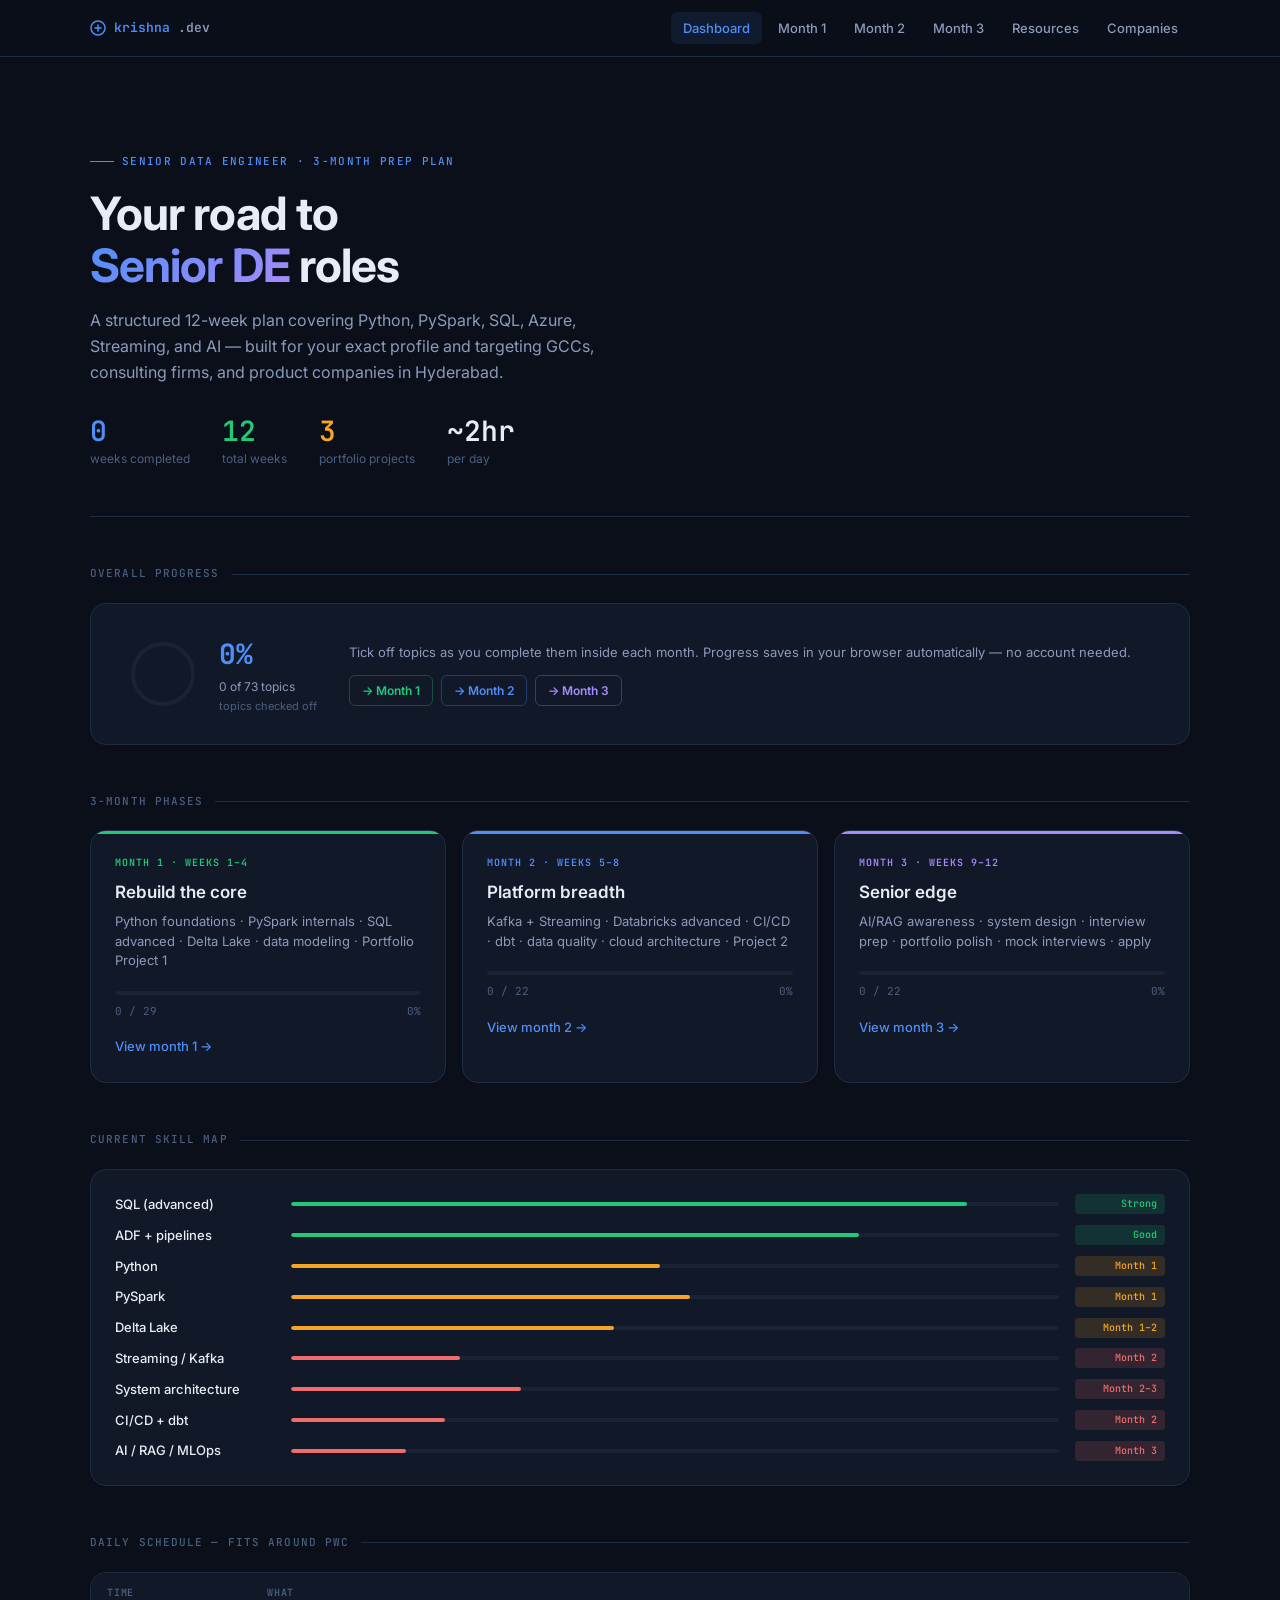
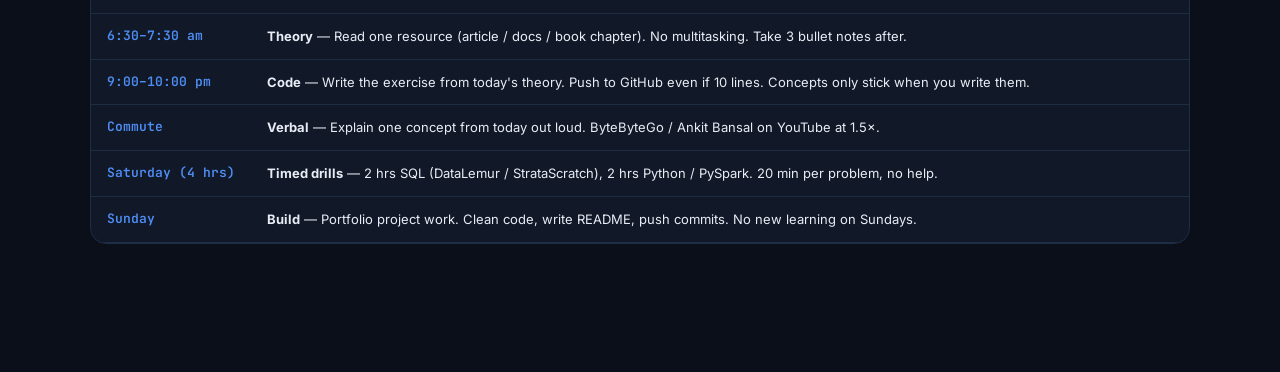
<file: index.html>
<!DOCTYPE html>
<html lang="en">
<head>
<meta charset="UTF-8">
<meta name="viewport" content="width=device-width, initial-scale=1.0">
<title>Krishna · Senior DE Study Tracker</title>
<link rel="stylesheet" href="css/style.css">
</head>
<body>

<nav>
  <div class="nav-inner">
    <a href="index.html" class="nav-logo">
      <svg width="16" height="16" viewBox="0 0 16 16" fill="none"><circle cx="8" cy="8" r="7" stroke="#4F8EF7" stroke-width="1.5"/><path d="M5 8h6M8 5v6" stroke="#4F8EF7" stroke-width="1.5" stroke-linecap="round"/></svg>
      krishna<span>.dev</span>
    </a>
    <ul class="nav-links">
      <li><a href="index.html">Dashboard</a></li>
      <li><a href="pages/month1.html">Month 1</a></li>
      <li><a href="pages/month2.html">Month 2</a></li>
      <li><a href="pages/month3.html">Month 3</a></li>
      <li><a href="pages/resources.html">Resources</a></li>
      <li><a href="pages/companies.html">Companies</a></li>
    </ul>
  </div>
</nav>

<div class="container page-wrap">

  <!-- HERO -->
  <div class="hero">
    <div class="hero-eyebrow">Senior Data Engineer · 3-Month Prep Plan</div>
    <h1>Your road to<br><em>Senior DE</em> roles</h1>
    <p class="hero-sub">
      A structured 12-week plan covering Python, PySpark, SQL, Azure, Streaming, and AI — built for your exact profile and targeting GCCs, consulting firms, and product companies in Hyderabad.
    </p>
    <div class="hero-stats">
      <div class="hero-stat">
        <div class="hero-stat-num accent" id="stat-weeks">0</div>
        <div class="hero-stat-label">weeks completed</div>
      </div>
      <div class="hero-stat">
        <div class="hero-stat-num green">12</div>
        <div class="hero-stat-label">total weeks</div>
      </div>
      <div class="hero-stat">
        <div class="hero-stat-num amber">3</div>
        <div class="hero-stat-label">portfolio projects</div>
      </div>
      <div class="hero-stat">
        <div class="hero-stat-num">~2hr</div>
        <div class="hero-stat-label">per day</div>
      </div>
    </div>
  </div>

  <!-- OVERALL PROGRESS RING -->
  <div class="section">
    <div class="section-title">Overall Progress</div>
    <div style="display:flex;align-items:center;gap:32px;flex-wrap:wrap;background:var(--bg2);border:1px solid var(--border);border-radius:var(--radius-lg);padding:28px 32px;">
      <div class="ring-wrap">
        <svg class="ring-svg" width="80" height="80" viewBox="0 0 80 80">
          <circle class="ring-bg" cx="40" cy="40" r="30"/>
          <circle class="ring-arc" id="ring-arc" cx="40" cy="40" r="30"
            stroke="#4F8EF7"
            stroke-dasharray="188.5"
            stroke-dashoffset="188.5"/>
        </svg>
        <div>
          <div style="font-family:var(--mono);font-size:28px;font-weight:700;color:var(--accent)" id="ring-pct">0%</div>
          <div style="font-size:12px;color:var(--text2)" id="ring-done">0 of 73 topics</div>
          <div style="font-size:11px;color:var(--text3);margin-top:2px">topics checked off</div>
        </div>
      </div>
      <div style="flex:1;min-width:200px">
        <div style="font-size:13px;color:var(--text2);line-height:1.7">
          Tick off topics as you complete them inside each month. Progress saves in your browser automatically — no account needed.
        </div>
        <div style="margin-top:12px;display:flex;gap:8px;flex-wrap:wrap">
          <a href="pages/month1.html" style="font-size:12px;font-weight:600;color:var(--green);text-decoration:none;padding:5px 12px;border:1px solid rgba(34,201,122,.3);border-radius:6px;">→ Month 1</a>
          <a href="pages/month2.html" style="font-size:12px;font-weight:600;color:var(--accent);text-decoration:none;padding:5px 12px;border:1px solid rgba(79,142,247,.3);border-radius:6px;">→ Month 2</a>
          <a href="pages/month3.html" style="font-size:12px;font-weight:600;color:var(--purple);text-decoration:none;padding:5px 12px;border:1px solid rgba(167,139,250,.3);border-radius:6px;">→ Month 3</a>
        </div>
      </div>
    </div>
  </div>

  <!-- PHASES -->
  <div class="section">
    <div class="section-title">3-Month Phases</div>
    <div class="phase-grid">
      <div class="phase-card m1">
        <div class="phase-label m1">Month 1 · Weeks 1–4</div>
        <div class="phase-title">Rebuild the core</div>
        <div class="phase-sub">Python foundations · PySpark internals · SQL advanced · Delta Lake · data modeling · Portfolio Project 1</div>
        <div class="phase-progress-bar">
          <div class="phase-progress-fill" id="prog-m1-bar" style="width:0%"></div>
        </div>
        <div class="phase-progress-label">
          <span id="prog-m1-num">0 / 29 topics</span>
          <span id="prog-m1-pct">0%</span>
        </div>
        <a href="pages/month1.html" class="phase-link">View month 1 →</a>
      </div>
      <div class="phase-card m2">
        <div class="phase-label m2">Month 2 · Weeks 5–8</div>
        <div class="phase-title">Platform breadth</div>
        <div class="phase-sub">Kafka + Streaming · Databricks advanced · CI/CD · dbt · data quality · cloud architecture · Project 2</div>
        <div class="phase-progress-bar">
          <div class="phase-progress-fill" id="prog-m2-bar" style="width:0%"></div>
        </div>
        <div class="phase-progress-label">
          <span id="prog-m2-num">0 / 22 topics</span>
          <span id="prog-m2-pct">0%</span>
        </div>
        <a href="pages/month2.html" class="phase-link">View month 2 →</a>
      </div>
      <div class="phase-card m3">
        <div class="phase-label m3">Month 3 · Weeks 9–12</div>
        <div class="phase-title">Senior edge</div>
        <div class="phase-sub">AI/RAG awareness · system design · interview prep · portfolio polish · mock interviews · apply</div>
        <div class="phase-progress-bar">
          <div class="phase-progress-fill" id="prog-m3-bar" style="width:0%"></div>
        </div>
        <div class="phase-progress-label">
          <span id="prog-m3-num">0 / 22 topics</span>
          <span id="prog-m3-pct">0%</span>
        </div>
        <a href="pages/month3.html" class="phase-link">View month 3 →</a>
      </div>
    </div>
  </div>

  <!-- SKILL MAP -->
  <div class="section">
    <div class="section-title">Current Skill Map</div>
    <div style="background:var(--bg2);border:1px solid var(--border);border-radius:var(--radius-lg);padding:24px">
      <div class="skill-grid">
        <div class="skill-row"><span class="skill-name">SQL (advanced)</span><div class="skill-track"><div class="skill-fill" style="width:88%;background:#22C97A"></div></div><span class="skill-badge badge-green">Strong</span></div>
        <div class="skill-row"><span class="skill-name">ADF + pipelines</span><div class="skill-track"><div class="skill-fill" style="width:74%;background:#22C97A"></div></div><span class="skill-badge badge-green">Good</span></div>
        <div class="skill-row"><span class="skill-name">Python</span><div class="skill-track"><div class="skill-fill" style="width:48%;background:#F5A623"></div></div><span class="skill-badge badge-amber">Month 1</span></div>
        <div class="skill-row"><span class="skill-name">PySpark</span><div class="skill-track"><div class="skill-fill" style="width:52%;background:#F5A623"></div></div><span class="skill-badge badge-amber">Month 1</span></div>
        <div class="skill-row"><span class="skill-name">Delta Lake</span><div class="skill-track"><div class="skill-fill" style="width:42%;background:#F5A623"></div></div><span class="skill-badge badge-amber">Month 1–2</span></div>
        <div class="skill-row"><span class="skill-name">Streaming / Kafka</span><div class="skill-track"><div class="skill-fill" style="width:22%;background:#F26C6C"></div></div><span class="skill-badge badge-red">Month 2</span></div>
        <div class="skill-row"><span class="skill-name">System architecture</span><div class="skill-track"><div class="skill-fill" style="width:30%;background:#F26C6C"></div></div><span class="skill-badge badge-red">Month 2–3</span></div>
        <div class="skill-row"><span class="skill-name">CI/CD + dbt</span><div class="skill-track"><div class="skill-fill" style="width:20%;background:#F26C6C"></div></div><span class="skill-badge badge-red">Month 2</span></div>
        <div class="skill-row"><span class="skill-name">AI / RAG / MLOps</span><div class="skill-track"><div class="skill-fill" style="width:15%;background:#F26C6C"></div></div><span class="skill-badge badge-red">Month 3</span></div>
      </div>
    </div>
  </div>

  <!-- DAILY SCHEDULE -->
  <div class="section">
    <div class="section-title">Daily Schedule — fits around PwC</div>
    <div style="background:var(--bg2);border:1px solid var(--border);border-radius:var(--radius-lg);overflow:hidden">
      <table class="schedule-table">
        <thead><tr><th>Time</th><th>What</th></tr></thead>
        <tbody>
          <tr><td>6:30–7:30 am</td><td><strong style="color:var(--text)">Theory</strong> — Read one resource (article / docs / book chapter). No multitasking. Take 3 bullet notes after.</td></tr>
          <tr><td>9:00–10:00 pm</td><td><strong style="color:var(--text)">Code</strong> — Write the exercise from today's theory. Push to GitHub even if 10 lines. Concepts only stick when you write them.</td></tr>
          <tr><td>Commute</td><td><strong style="color:var(--text)">Verbal</strong> — Explain one concept from today out loud. ByteByteGo / Ankit Bansal on YouTube at 1.5×.</td></tr>
          <tr><td>Saturday (4 hrs)</td><td><strong style="color:var(--text)">Timed drills</strong> — 2 hrs SQL (DataLemur / StrataScratch), 2 hrs Python / PySpark. 20 min per problem, no help.</td></tr>
          <tr><td>Sunday</td><td><strong style="color:var(--text)">Build</strong> — Portfolio project work. Clean code, write README, push commits. No new learning on Sundays.</td></tr>
        </tbody>
      </table>
    </div>
  </div>

</div>
<script src="js/app.js"></script>
</body>
</html>
</file>
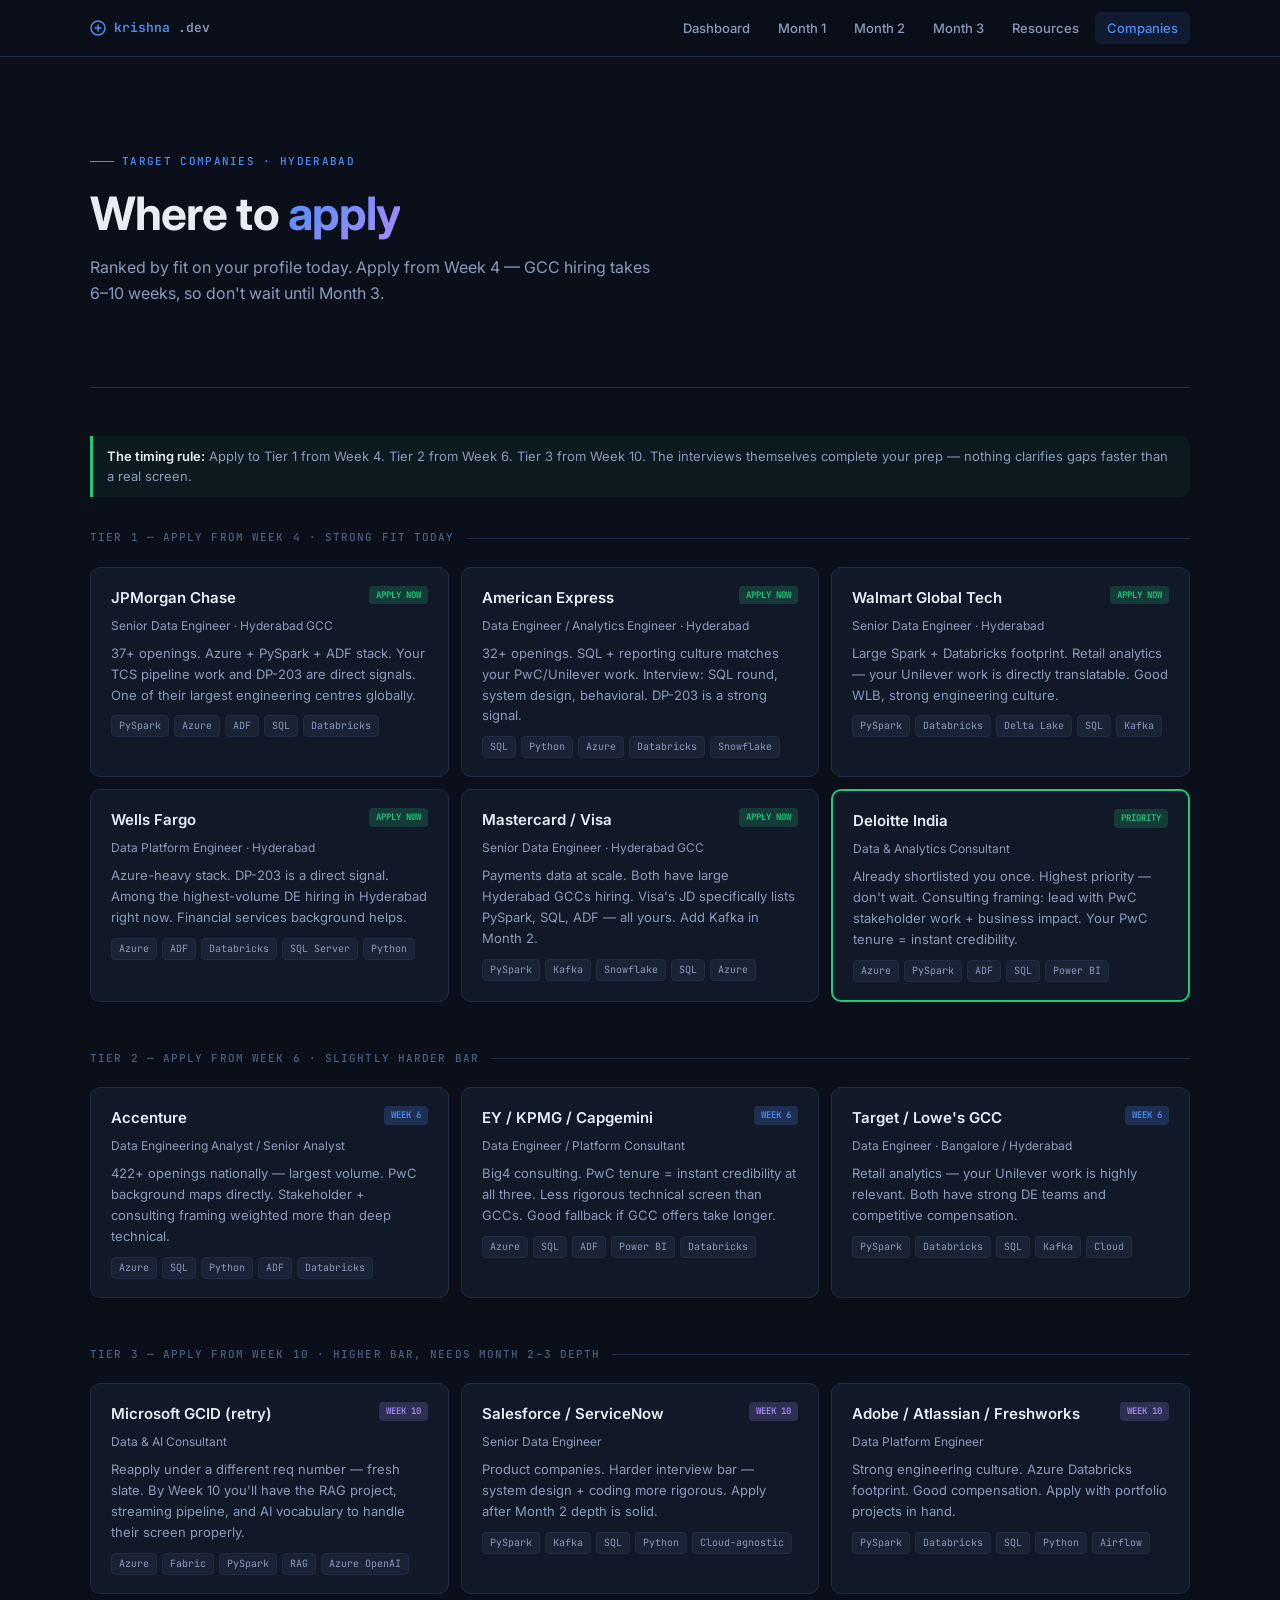
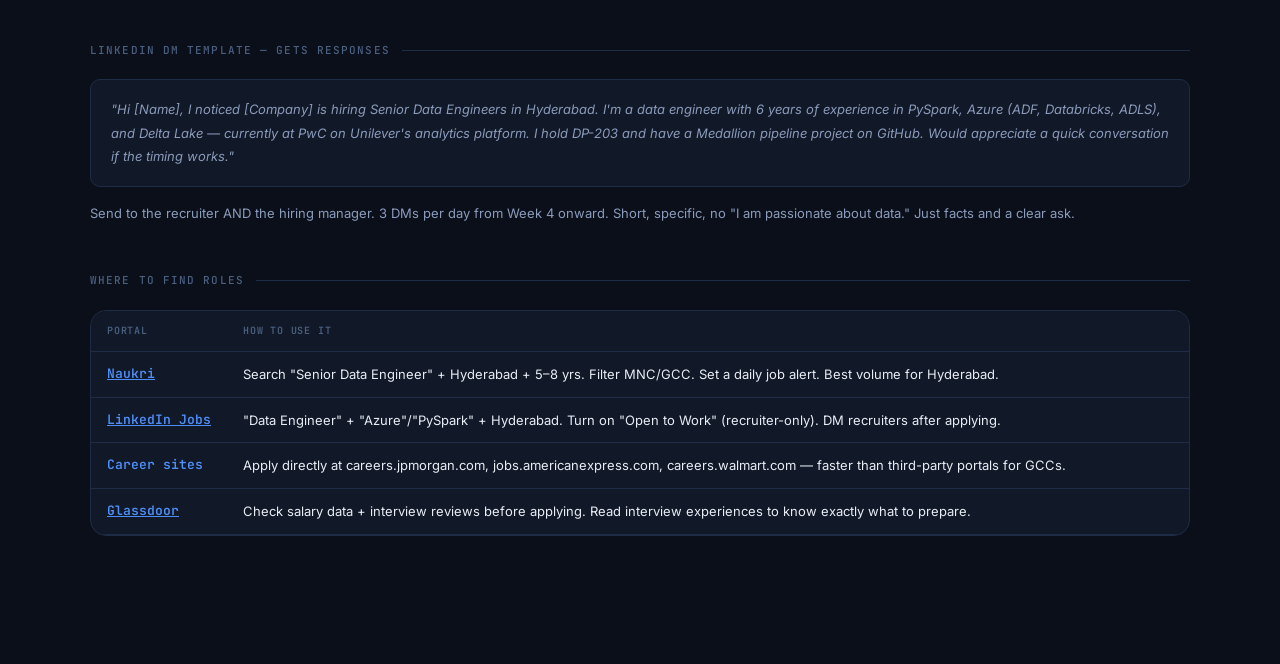
<file: pages/companies.html>
<!DOCTYPE html>
<html lang="en">
<head>
<meta charset="UTF-8"><meta name="viewport" content="width=device-width, initial-scale=1.0">
<title>Companies · Krishna DE Tracker</title>
<link rel="stylesheet" href="../css/style.css">
</head>
<body>
<nav><div class="nav-inner">
  <a href="../index.html" class="nav-logo"><svg width="16" height="16" viewBox="0 0 16 16" fill="none"><circle cx="8" cy="8" r="7" stroke="#4F8EF7" stroke-width="1.5"/><path d="M5 8h6M8 5v6" stroke="#4F8EF7" stroke-width="1.5" stroke-linecap="round"/></svg>krishna<span>.dev</span></a>
  <ul class="nav-links">
    <li><a href="../index.html">Dashboard</a></li><li><a href="month1.html">Month 1</a></li>
    <li><a href="month2.html">Month 2</a></li><li><a href="month3.html">Month 3</a></li>
    <li><a href="resources.html">Resources</a></li><li><a href="companies.html">Companies</a></li>
  </ul>
</div></nav>
<div class="container page-wrap">

  <div class="hero">
    <div class="hero-eyebrow">Target Companies · Hyderabad</div>
    <h1>Where to <em>apply</em></h1>
    <p class="hero-sub">Ranked by fit on your profile today. Apply from Week 4 — GCC hiring takes 6–10 weeks, so don't wait until Month 3.</p>
  </div>

  <div class="good-box" style="margin:0 0 32px"><strong>The timing rule:</strong> Apply to Tier 1 from Week 4. Tier 2 from Week 6. Tier 3 from Week 10. The interviews themselves complete your prep — nothing clarifies gaps faster than a real screen.</div>

  <!-- TIER 1 -->
  <div class="section">
    <div class="section-title">Tier 1 — Apply from Week 4 · Strong fit today</div>
    <div class="company-grid">
      <div class="company-card">
        <div class="company-top"><span class="company-name">JPMorgan Chase</span><span class="apply-badge apply-now">APPLY NOW</span></div>
        <div class="company-role">Senior Data Engineer · Hyderabad GCC</div>
        <div class="company-why">37+ openings. Azure + PySpark + ADF stack. Your TCS pipeline work and DP-203 are direct signals. One of their largest engineering centres globally.</div>
        <div class="company-stack"><span class="tech-tag">PySpark</span><span class="tech-tag">Azure</span><span class="tech-tag">ADF</span><span class="tech-tag">SQL</span><span class="tech-tag">Databricks</span></div>
      </div>
      <div class="company-card">
        <div class="company-top"><span class="company-name">American Express</span><span class="apply-badge apply-now">APPLY NOW</span></div>
        <div class="company-role">Data Engineer / Analytics Engineer · Hyderabad</div>
        <div class="company-why">32+ openings. SQL + reporting culture matches your PwC/Unilever work. Interview: SQL round, system design, behavioral. DP-203 is a strong signal.</div>
        <div class="company-stack"><span class="tech-tag">SQL</span><span class="tech-tag">Python</span><span class="tech-tag">Azure</span><span class="tech-tag">Databricks</span><span class="tech-tag">Snowflake</span></div>
      </div>
      <div class="company-card">
        <div class="company-top"><span class="company-name">Walmart Global Tech</span><span class="apply-badge apply-now">APPLY NOW</span></div>
        <div class="company-role">Senior Data Engineer · Hyderabad</div>
        <div class="company-why">Large Spark + Databricks footprint. Retail analytics — your Unilever work is directly translatable. Good WLB, strong engineering culture.</div>
        <div class="company-stack"><span class="tech-tag">PySpark</span><span class="tech-tag">Databricks</span><span class="tech-tag">Delta Lake</span><span class="tech-tag">SQL</span><span class="tech-tag">Kafka</span></div>
      </div>
      <div class="company-card">
        <div class="company-top"><span class="company-name">Wells Fargo</span><span class="apply-badge apply-now">APPLY NOW</span></div>
        <div class="company-role">Data Platform Engineer · Hyderabad</div>
        <div class="company-why">Azure-heavy stack. DP-203 is a direct signal. Among the highest-volume DE hiring in Hyderabad right now. Financial services background helps.</div>
        <div class="company-stack"><span class="tech-tag">Azure</span><span class="tech-tag">ADF</span><span class="tech-tag">Databricks</span><span class="tech-tag">SQL Server</span><span class="tech-tag">Python</span></div>
      </div>
      <div class="company-card">
        <div class="company-top"><span class="company-name">Mastercard / Visa</span><span class="apply-badge apply-now">APPLY NOW</span></div>
        <div class="company-role">Senior Data Engineer · Hyderabad GCC</div>
        <div class="company-why">Payments data at scale. Both have large Hyderabad GCCs hiring. Visa's JD specifically lists PySpark, SQL, ADF — all yours. Add Kafka in Month 2.</div>
        <div class="company-stack"><span class="tech-tag">PySpark</span><span class="tech-tag">Kafka</span><span class="tech-tag">Snowflake</span><span class="tech-tag">SQL</span><span class="tech-tag">Azure</span></div>
      </div>
      <div class="company-card" style="border:2px solid var(--green)">
        <div class="company-top"><span class="company-name">Deloitte India</span><span class="apply-badge apply-now">PRIORITY</span></div>
        <div class="company-role">Data & Analytics Consultant</div>
        <div class="company-why">Already shortlisted you once. Highest priority — don't wait. Consulting framing: lead with PwC stakeholder work + business impact. Your PwC tenure = instant credibility.</div>
        <div class="company-stack"><span class="tech-tag">Azure</span><span class="tech-tag">PySpark</span><span class="tech-tag">ADF</span><span class="tech-tag">SQL</span><span class="tech-tag">Power BI</span></div>
      </div>
    </div>
  </div>

  <!-- TIER 2 -->
  <div class="section">
    <div class="section-title">Tier 2 — Apply from Week 6 · Slightly harder bar</div>
    <div class="company-grid">
      <div class="company-card">
        <div class="company-top"><span class="company-name">Accenture</span><span class="apply-badge apply-w6">WEEK 6</span></div>
        <div class="company-role">Data Engineering Analyst / Senior Analyst</div>
        <div class="company-why">422+ openings nationally — largest volume. PwC background maps directly. Stakeholder + consulting framing weighted more than deep technical.</div>
        <div class="company-stack"><span class="tech-tag">Azure</span><span class="tech-tag">SQL</span><span class="tech-tag">Python</span><span class="tech-tag">ADF</span><span class="tech-tag">Databricks</span></div>
      </div>
      <div class="company-card">
        <div class="company-top"><span class="company-name">EY / KPMG / Capgemini</span><span class="apply-badge apply-w6">WEEK 6</span></div>
        <div class="company-role">Data Engineer / Platform Consultant</div>
        <div class="company-why">Big4 consulting. PwC tenure = instant credibility at all three. Less rigorous technical screen than GCCs. Good fallback if GCC offers take longer.</div>
        <div class="company-stack"><span class="tech-tag">Azure</span><span class="tech-tag">SQL</span><span class="tech-tag">ADF</span><span class="tech-tag">Power BI</span><span class="tech-tag">Databricks</span></div>
      </div>
      <div class="company-card">
        <div class="company-top"><span class="company-name">Target / Lowe's GCC</span><span class="apply-badge apply-w6">WEEK 6</span></div>
        <div class="company-role">Data Engineer · Bangalore / Hyderabad</div>
        <div class="company-why">Retail analytics — your Unilever work is highly relevant. Both have strong DE teams and competitive compensation.</div>
        <div class="company-stack"><span class="tech-tag">PySpark</span><span class="tech-tag">Databricks</span><span class="tech-tag">SQL</span><span class="tech-tag">Kafka</span><span class="tech-tag">Cloud</span></div>
      </div>
    </div>
  </div>

  <!-- TIER 3 -->
  <div class="section">
    <div class="section-title">Tier 3 — Apply from Week 10 · Higher bar, needs Month 2–3 depth</div>
    <div class="company-grid">
      <div class="company-card">
        <div class="company-top"><span class="company-name">Microsoft GCID (retry)</span><span class="apply-badge apply-w10">WEEK 10</span></div>
        <div class="company-role">Data & AI Consultant</div>
        <div class="company-why">Reapply under a different req number — fresh slate. By Week 10 you'll have the RAG project, streaming pipeline, and AI vocabulary to handle their screen properly.</div>
        <div class="company-stack"><span class="tech-tag">Azure</span><span class="tech-tag">Fabric</span><span class="tech-tag">PySpark</span><span class="tech-tag">RAG</span><span class="tech-tag">Azure OpenAI</span></div>
      </div>
      <div class="company-card">
        <div class="company-top"><span class="company-name">Salesforce / ServiceNow</span><span class="apply-badge apply-w10">WEEK 10</span></div>
        <div class="company-role">Senior Data Engineer</div>
        <div class="company-why">Product companies. Harder interview bar — system design + coding more rigorous. Apply after Month 2 depth is solid.</div>
        <div class="company-stack"><span class="tech-tag">PySpark</span><span class="tech-tag">Kafka</span><span class="tech-tag">SQL</span><span class="tech-tag">Python</span><span class="tech-tag">Cloud-agnostic</span></div>
      </div>
      <div class="company-card">
        <div class="company-top"><span class="company-name">Adobe / Atlassian / Freshworks</span><span class="apply-badge apply-w10">WEEK 10</span></div>
        <div class="company-role">Data Platform Engineer</div>
        <div class="company-why">Strong engineering culture. Azure Databricks footprint. Good compensation. Apply with portfolio projects in hand.</div>
        <div class="company-stack"><span class="tech-tag">PySpark</span><span class="tech-tag">Databricks</span><span class="tech-tag">SQL</span><span class="tech-tag">Python</span><span class="tech-tag">Airflow</span></div>
      </div>
    </div>
  </div>

  <!-- DM TEMPLATE -->
  <div class="section">
    <div class="section-title">LinkedIn DM Template — Gets Responses</div>
    <div class="dm-template">
      "Hi [Name], I noticed [Company] is hiring Senior Data Engineers in Hyderabad. I'm a data engineer with 6 years of experience in PySpark, Azure (ADF, Databricks, ADLS), and Delta Lake — currently at PwC on Unilever's analytics platform. I hold DP-203 and have a Medallion pipeline project on GitHub. Would appreciate a quick conversation if the timing works."
    </div>
    <p class="text-sm text-muted mt-16">Send to the recruiter AND the hiring manager. 3 DMs per day from Week 4 onward. Short, specific, no "I am passionate about data." Just facts and a clear ask.</p>
  </div>

  <!-- WHERE TO SEARCH -->
  <div class="section">
    <div class="section-title">Where to Find Roles</div>
    <div style="background:var(--bg2);border:1px solid var(--border);border-radius:var(--radius-lg);overflow:hidden">
      <table class="schedule-table">
        <thead><tr><th>Portal</th><th>How to use it</th></tr></thead>
        <tbody>
          <tr><td><a href="https://www.naukri.com" target="_blank" style="color:var(--accent)">Naukri</a></td><td>Search "Senior Data Engineer" + Hyderabad + 5–8 yrs. Filter MNC/GCC. Set a daily job alert. Best volume for Hyderabad.</td></tr>
          <tr><td><a href="https://www.linkedin.com/jobs" target="_blank" style="color:var(--accent)">LinkedIn Jobs</a></td><td>"Data Engineer" + "Azure"/"PySpark" + Hyderabad. Turn on "Open to Work" (recruiter-only). DM recruiters after applying.</td></tr>
          <tr><td>Career sites</td><td>Apply directly at careers.jpmorgan.com, jobs.americanexpress.com, careers.walmart.com — faster than third-party portals for GCCs.</td></tr>
          <tr><td><a href="https://www.glassdoor.co.in" target="_blank" style="color:var(--accent)">Glassdoor</a></td><td>Check salary data + interview reviews before applying. Read interview experiences to know exactly what to prepare.</td></tr>
        </tbody>
      </table>
    </div>
  </div>

</div>
<script src="../js/app.js"></script>
</body>
</html>
</file>
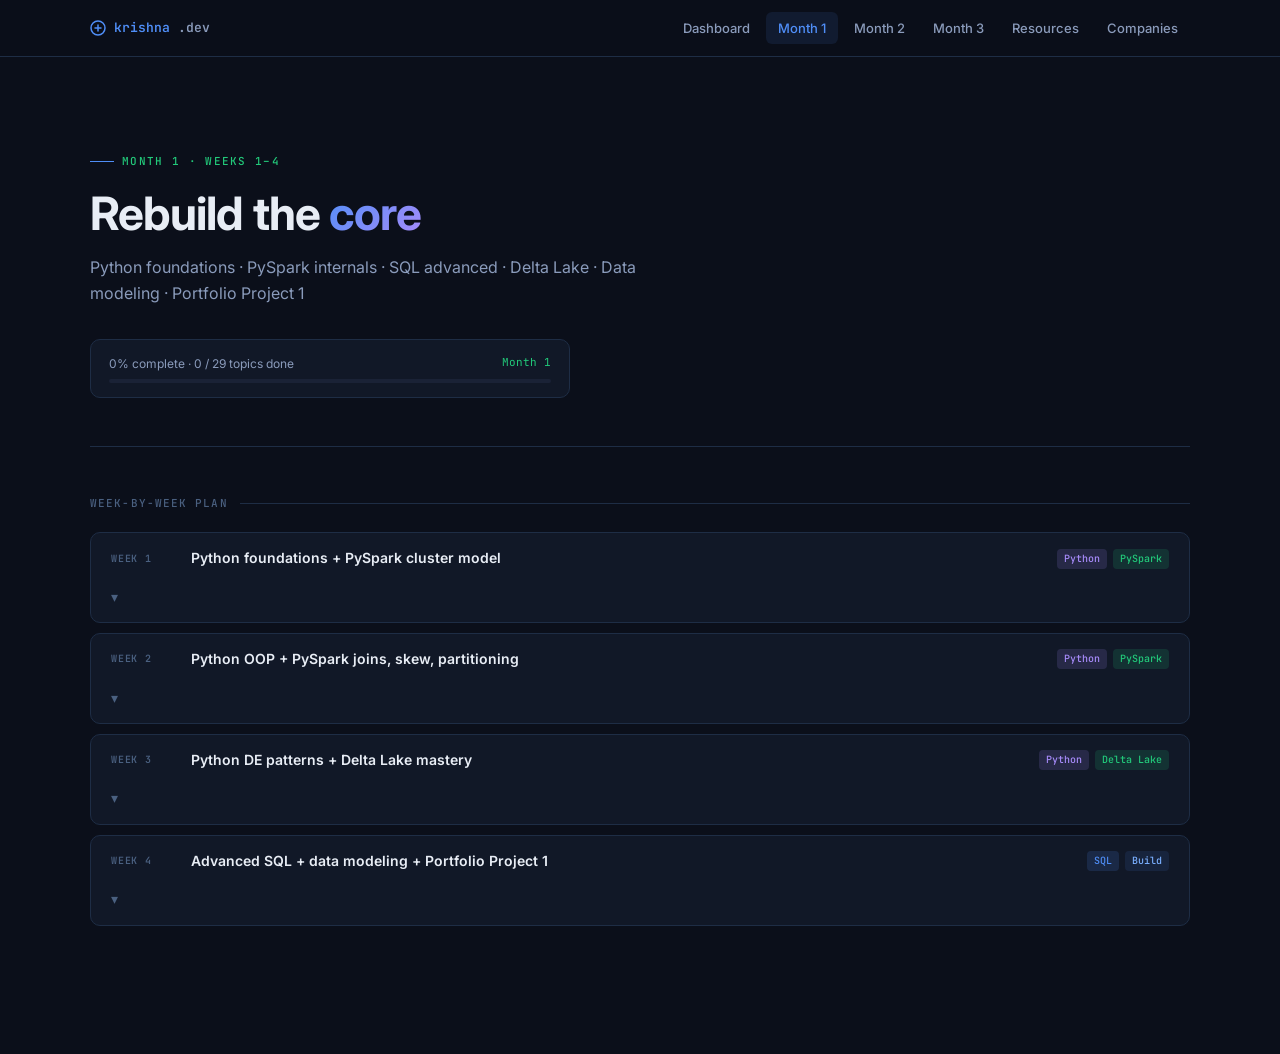
<file: pages/month1.html>
<!DOCTYPE html>
<html lang="en">
<head>
<meta charset="UTF-8">
<meta name="viewport" content="width=device-width, initial-scale=1.0">
<title>Month 1 · Core Engineering · Krishna DE Tracker</title>
<link rel="stylesheet" href="../css/style.css">
</head>
<body>
<nav>
  <div class="nav-inner">
    <a href="../index.html" class="nav-logo">
      <svg width="16" height="16" viewBox="0 0 16 16" fill="none"><circle cx="8" cy="8" r="7" stroke="#4F8EF7" stroke-width="1.5"/><path d="M5 8h6M8 5v6" stroke="#4F8EF7" stroke-width="1.5" stroke-linecap="round"/></svg>
      krishna<span>.dev</span>
    </a>
    <ul class="nav-links">
      <li><a href="../index.html">Dashboard</a></li>
      <li><a href="month1.html">Month 1</a></li>
      <li><a href="month2.html">Month 2</a></li>
      <li><a href="month3.html">Month 3</a></li>
      <li><a href="resources.html">Resources</a></li>
      <li><a href="companies.html">Companies</a></li>
    </ul>
  </div>
</nav>
<div class="container page-wrap">

  <div class="hero">
    <div class="hero-eyebrow" style="color:var(--green)">Month 1 · Weeks 1–4</div>
    <h1>Rebuild the <em>core</em></h1>
    <p class="hero-sub">Python foundations · PySpark internals · SQL advanced · Delta Lake · Data modeling · Portfolio Project 1</p>
    <div style="background:var(--bg2);border:1px solid var(--border);border-radius:var(--radius);padding:14px 18px;margin-top:20px;max-width:480px">
      <div style="display:flex;justify-content:space-between;margin-bottom:6px">
        <span style="font-size:12px;color:var(--text2)" id="page-progress-label">0% complete</span>
        <span style="font-family:var(--mono);font-size:11px;color:var(--green)">Month 1</span>
      </div>
      <div style="height:4px;background:var(--bg3);border-radius:2px;overflow:hidden">
        <div id="page-progress-fill" style="height:100%;background:var(--green);border-radius:2px;width:0%;transition:width .6s ease"></div>
      </div>
    </div>
  </div>

  <div class="section">
    <div class="section-title">Week-by-Week Plan</div>
    <div class="week-grid">

      <!-- WEEK 1 -->
      <div class="week-card">
        <div class="week-head">
          <span class="week-num">Week 1</span>
          <span class="week-title">Python foundations + PySpark cluster model</span>
          <div class="week-tags"><span class="tag tag-py">Python</span><span class="tag tag-de">PySpark</span></div>
          <span class="week-chevron">▾</span>
        </div>
        <div class="week-body">
          <div class="day-schedule">
            <div class="day-cell"><div class="day-label">Monday</div><div class="day-title">Python data types</div><div class="day-detail">Lists, dicts, sets — time complexity of each. Comprehensions: list, dict, set.</div></div>
            <div class="day-cell"><div class="day-label">Tuesday</div><div class="day-title">Functions + strings</div><div class="day-detail">*args, **kwargs, type hints, f-strings, string methods. Write 5 string problems.</div></div>
            <div class="day-cell"><div class="day-label">Wednesday</div><div class="day-title">Collections module</div><div class="day-detail">Counter, defaultdict, namedtuple. Write group-by and frequency problems.</div></div>
            <div class="day-cell"><div class="day-label">Thursday</div><div class="day-title">Spark architecture</div><div class="day-detail">Driver/executor, job→stage→task, lazy evaluation. Open Spark UI.</div></div>
            <div class="day-cell"><div class="day-label">Friday</div><div class="day-title">Transformations</div><div class="day-detail">Wide vs narrow, shuffle, Catalyst optimizer, predicate pushdown.</div></div>
            <div class="day-cell"><div class="day-label">Saturday</div><div class="day-title">Timed drill</div><div class="day-detail">5 Python problems, 20 min each. Push all to GitHub.</div></div>
          </div>
          <div class="topic-list">
            <div class="topic-item"><input type="checkbox" data-id="m1_w1_1"><label>list/dict/set — O(1) lookup for dict/set, O(n) for list. Know this cold.</label></div>
            <div class="topic-item"><input type="checkbox" data-id="m1_w1_2"><label>List, dict, set comprehensions — write fluently without thinking</label></div>
            <div class="topic-item"><input type="checkbox" data-id="m1_w1_3"><label>Counter, defaultdict, namedtuple — know which to reach for when</label></div>
            <div class="topic-item"><input type="checkbox" data-id="m1_w1_4"><label>*args / **kwargs — write functions accepting variable positional and keyword args</label></div>
            <div class="topic-item"><input type="checkbox" data-id="m1_w1_5"><label>Spark driver/executor model — what runs where, what happens when executor dies</label></div>
            <div class="topic-item"><input type="checkbox" data-id="m1_w1_6"><label>Wide vs narrow transformations — name 5 of each, explain why wide = shuffle</label></div>
            <div class="topic-item"><input type="checkbox" data-id="m1_w1_7"><label>Catalyst optimizer phases — parsed → resolved → optimised → physical</label></div>
            <div class="topic-item"><input type="checkbox" data-id="m1_w1_8"><label>Read explain() output — identify shuffle nodes, predicate pushdown, column pruning</label></div>
          </div>
          <div class="resource-list">
            <a class="resource-item" href="https://realpython.com/python-data-structures/" target="_blank">
              <span class="res-icon">📄</span>
              <div class="res-body">
                <div class="res-name">Real Python — Python Data Structures <span class="badge-cost cost-free">FREE</span></div>
                <div class="res-desc">Best free Python reference. Read "Python lists", "Python dicts", "Comprehensions" articles Mon–Wed. No account needed.</div>
                <div class="res-url">realpython.com/python-data-structures/</div>
              </div>
            </a>
            <a class="resource-item" href="https://www.databricks.com/resources/ebook/learning-spark-lightning-fast-data-analytics" target="_blank">
              <span class="res-icon">📘</span>
              <div class="res-body">
                <div class="res-name">Learning Spark 2nd Ed — Ch 2 + 3 <span class="badge-cost cost-free">FREE PDF</span></div>
                <div class="res-desc">Free download from Databricks. Ch 2 = cluster architecture. Ch 3 = transformations. Read Thu–Fri alongside running code.</div>
                <div class="res-url">databricks.com → Resources → Ebooks</div>
              </div>
            </a>
            <a class="resource-item" href="https://community.cloud.databricks.com" target="_blank">
              <span class="res-icon">⚡</span>
              <div class="res-body">
                <div class="res-name">Databricks Community Edition <span class="badge-cost cost-free">FREE</span></div>
                <div class="res-desc">Free Spark + Delta Lake cluster. All PySpark code runs here. Sign up today. Open Spark UI at localhost:4040 to observe job execution.</div>
                <div class="res-url">community.cloud.databricks.com</div>
              </div>
            </a>
            <a class="resource-item" href="https://www.hackerrank.com/domains/python" target="_blank">
              <span class="res-icon">💻</span>
              <div class="res-body">
                <div class="res-name">HackerRank — Python Basic skill track <span class="badge-cost cost-free">FREE</span></div>
                <div class="res-desc">Complete "Python (Basic)" track. 10 problems, browser-based, no setup. Mirrors GCC online assessments exactly. Do Saturdays.</div>
                <div class="res-url">hackerrank.com/domains/python</div>
              </div>
            </a>
          </div>
          <div class="exercise-box">
            <div class="ex-label">Week 1 Exercise</div>
            <div class="ex-q">Write a Python script that reads a list of transaction dicts, groups by region using defaultdict, finds total and max per region, deduplicates by transaction_id using a set. Then write the equivalent in PySpark using the DataFrame API.</div>
            <div class="ex-hint">Two implementations of the same logic — Python then PySpark. Push both to GitHub. This forces you to see how Python patterns map to Spark.</div>
          </div>
        </div>
      </div>

      <!-- WEEK 2 -->
      <div class="week-card">
        <div class="week-head">
          <span class="week-num">Week 2</span>
          <span class="week-title">Python OOP + PySpark joins, skew, partitioning</span>
          <div class="week-tags"><span class="tag tag-py">Python</span><span class="tag tag-de">PySpark</span></div>
          <span class="week-chevron">▾</span>
        </div>
        <div class="week-body">
          <div class="day-schedule">
            <div class="day-cell"><div class="day-label">Monday</div><div class="day-title">OOP + dataclasses</div><div class="day-detail">Classes, __init__, @property, inheritance, @dataclass, ABC + abstractmethod.</div></div>
            <div class="day-cell"><div class="day-label">Tuesday</div><div class="day-title">Functional Python</div><div class="day-detail">lambda, map, filter, reduce, sorted(key=). Write pipeline in functional style.</div></div>
            <div class="day-cell"><div class="day-label">Wednesday</div><div class="day-title">Spark joins</div><div class="day-detail">BroadcastHashJoin vs SortMergeJoin. Threshold. Manual broadcast hint.</div></div>
            <div class="day-cell"><div class="day-label">Thursday</div><div class="day-title">Partition skew</div><div class="day-detail">Detect in Spark UI. Salting technique end-to-end. AQE auto-skew.</div></div>
            <div class="day-cell"><div class="day-label">Friday</div><div class="day-title">repartition + cache</div><div class="day-detail">repartition vs coalesce, storage levels, when NOT to cache.</div></div>
            <div class="day-cell"><div class="day-label">Saturday</div><div class="day-title">Timed drill</div><div class="day-detail">3 OOP + 3 PySpark window function problems. 20 min each.</div></div>
          </div>
          <div class="topic-list">
            <div class="topic-item"><input type="checkbox" data-id="m1_w2_1"><label>Write a class with @property, __repr__, @staticmethod, inheritance — no looking it up</label></div>
            <div class="topic-item"><input type="checkbox" data-id="m1_w2_2"><label>@dataclass with field(), default_factory, __post_init__ for validation</label></div>
            <div class="topic-item"><input type="checkbox" data-id="m1_w2_3"><label>ABC + abstractmethod — pipeline base class pattern (BaseExtractor, CSVExtractor)</label></div>
            <div class="topic-item"><input type="checkbox" data-id="m1_w2_4"><label>BroadcastHashJoin — 10MB default threshold, how to force via hint, cost if too large</label></div>
            <div class="topic-item"><input type="checkbox" data-id="m1_w2_5"><label>Partition skew: salting technique — what you add to big table, what you do to small table</label></div>
            <div class="topic-item"><input type="checkbox" data-id="m1_w2_6"><label>repartition(n) = full shuffle. coalesce(n) = no shuffle, only downsizes.</label></div>
            <div class="topic-item"><input type="checkbox" data-id="m1_w2_7"><label>Cache storage levels — MEMORY_ONLY vs MEMORY_AND_DISK. Always unpersist() after.</label></div>
          </div>
          <div class="resource-list">
            <a class="resource-item" href="https://realpython.com/python3-object-oriented-programming/" target="_blank">
              <span class="res-icon">📄</span>
              <div class="res-body">
                <div class="res-name">Real Python — OOP in Python 3 <span class="badge-cost cost-free">FREE</span></div>
                <div class="res-desc">Definitive free OOP guide. Read Mon–Tue alongside coding. Covers classes, inheritance, dunder methods, and dataclasses.</div>
                <div class="res-url">realpython.com/python3-object-oriented-programming/</div>
              </div>
            </a>
            <a class="resource-item" href="https://realpython.com/python-data-classes/" target="_blank">
              <span class="res-icon">📄</span>
              <div class="res-body">
                <div class="res-name">Real Python — Python Dataclasses <span class="badge-cost cost-free">FREE</span></div>
                <div class="res-desc">@dataclass, field(), __post_init__. Essential for writing clean pipeline record models.</div>
                <div class="res-url">realpython.com/python-data-classes/</div>
              </div>
            </a>
            <a class="resource-item" href="https://www.youtube.com/results?search_query=databricks+spark+join+optimization" target="_blank">
              <span class="res-icon">▶️</span>
              <div class="res-body">
                <div class="res-name">Databricks — "Optimizing Apache Spark SQL Joins" (YouTube) <span class="badge-cost cost-free">FREE</span></div>
                <div class="res-desc">30-min talk by engineers who built Spark. Watch Wed + code the join patterns alongside it.</div>
                <div class="res-url">YouTube: "Databricks spark join optimization"</div>
              </div>
            </a>
          </div>
          <div class="exercise-box">
            <div class="ex-label">Week 2 Key Build — PipelineRunner Class</div>
            <div class="ex-q">Design a PipelineRunner class: accepts a list of (name, func) steps, runs them in sequence passing output forward, logs each step with timing using a @timer decorator, handles errors (configurable: halt or skip). Write pytest tests for it.</div>
            <div class="ex-hint">This is the most important Python exercise of Month 1. Combines OOP, decorators, error handling, and logging. This pattern appears at JPMorgan, Deloitte, and Walmart Python screens.</div>
          </div>
        </div>
      </div>

      <!-- WEEK 3 -->
      <div class="week-card">
        <div class="week-head">
          <span class="week-num">Week 3</span>
          <span class="week-title">Python DE patterns + Delta Lake mastery</span>
          <div class="week-tags"><span class="tag tag-py">Python</span><span class="tag tag-de">Delta Lake</span></div>
          <span class="week-chevron">▾</span>
        </div>
        <div class="week-body">
          <div class="day-schedule">
            <div class="day-cell"><div class="day-label">Monday</div><div class="day-title">Generators</div><div class="day-detail">yield, generator expressions, memory-efficient large file processing.</div></div>
            <div class="day-cell"><div class="day-label">Tuesday</div><div class="day-title">Decorators</div><div class="day-detail">@timer, @retry with backoff, @log_step. functools.wraps. Build all 3.</div></div>
            <div class="day-cell"><div class="day-label">Wednesday</div><div class="day-title">Context managers</div><div class="day-detail">__enter__/__exit__, @contextmanager. DB connection + file handling.</div></div>
            <div class="day-cell"><div class="day-label">Thursday</div><div class="day-title">Delta Lake core</div><div class="day-detail">ACID via transaction log, MERGE INTO, schema evolution, time travel.</div></div>
            <div class="day-cell"><div class="day-label">Friday</div><div class="day-title">Medallion arch</div><div class="day-detail">Bronze→Silver→Gold, SCD Type 2 via MERGE, CDC with readChangeFeed.</div></div>
            <div class="day-cell"><div class="day-label">Saturday</div><div class="day-title">Timed drill</div><div class="day-detail">Write generator, retry decorator, context manager from memory. 20 min each.</div></div>
          </div>
          <div class="topic-list">
            <div class="topic-item"><input type="checkbox" data-id="m1_w3_1"><label>Generator: function that yields rows from a 10GB file one at a time — explain memory profile</label></div>
            <div class="topic-item"><input type="checkbox" data-id="m1_w3_2"><label>@retry decorator: max_attempts, exponential backoff (1s → 2s → 4s), re-raise after last attempt</label></div>
            <div class="topic-item"><input type="checkbox" data-id="m1_w3_3"><label>Context manager: DB connection — commit on success, rollback on exception, always close</label></div>
            <div class="topic-item"><input type="checkbox" data-id="m1_w3_4"><label>Delta MERGE INTO: upsert pattern, SCD Type 2 (close + insert), soft delete</label></div>
            <div class="topic-item"><input type="checkbox" data-id="m1_w3_5"><label>Schema evolution: additive change (safe) vs breaking change (unsafe), mergeSchema option</label></div>
            <div class="topic-item"><input type="checkbox" data-id="m1_w3_6"><label>OPTIMIZE + ZORDER + VACUUM — when and why to run each in production</label></div>
            <div class="topic-item"><input type="checkbox" data-id="m1_w3_7"><label>Medallion: what transforms at each layer, SLA expectations per layer</label></div>
          </div>
          <div class="resource-list">
            <a class="resource-item" href="https://realpython.com/introduction-to-python-generators/" target="_blank">
              <span class="res-icon">📄</span>
              <div class="res-body">
                <div class="res-name">Real Python — Generators <span class="badge-cost cost-free">FREE</span></div>
                <div class="res-desc">Read Monday. Best free explanation of yield and generator expressions. Code every example.</div>
                <div class="res-url">realpython.com/introduction-to-python-generators/</div>
              </div>
            </a>
            <a class="resource-item" href="https://realpython.com/primer-on-python-decorators/" target="_blank">
              <span class="res-icon">📄</span>
              <div class="res-body">
                <div class="res-name">Real Python — Decorators 101 <span class="badge-cost cost-free">FREE</span></div>
                <div class="res-desc">Read Tuesday. Covers functools.wraps, stacking decorators, parametrised decorators. Build @timer and @retry alongside.</div>
                <div class="res-url">realpython.com/primer-on-python-decorators/</div>
              </div>
            </a>
            <a class="resource-item" href="https://realpython.com/python-with-statement/" target="_blank">
              <span class="res-icon">📄</span>
              <div class="res-body">
                <div class="res-name">Real Python — Context Managers <span class="badge-cost cost-free">FREE</span></div>
                <div class="res-desc">Read Wednesday. Covers both class-based and @contextmanager approaches. Build a DB connection context manager alongside.</div>
                <div class="res-url">realpython.com/python-with-statement/</div>
              </div>
            </a>
            <a class="resource-item" href="https://docs.delta.io/latest/index.html" target="_blank">
              <span class="res-icon">📘</span>
              <div class="res-body">
                <div class="res-name">Delta Lake Official Docs <span class="badge-cost cost-free">FREE</span></div>
                <div class="res-desc">Read "Table Batch Reads and Writes", "Table Utility Commands", "Change Data Feed" sections. Run every code block in Databricks Community Edition Thu–Fri.</div>
                <div class="res-url">docs.delta.io/latest/index.html</div>
              </div>
            </a>
          </div>
          <div class="exercise-box">
            <div class="ex-label">Week 3 Exercise — The 3 Core Patterns</div>
            <div class="ex-q">1) Write a generator that reads a CSV file one row at a time and yields dicts. 2) Write @retry(max_attempts=3, delay=1.0) decorator with exponential backoff. 3) Write a DBConnection context manager that commits on success and rolls back on exception. Write all 3 from memory without looking.</div>
            <div class="ex-hint">These 3 are the most commonly asked Python patterns in senior DE interviews. If you can write all 3 from memory in under 30 min, you're ready for the Python screen.</div>
          </div>
        </div>
      </div>

      <!-- WEEK 4 -->
      <div class="week-card">
        <div class="week-head">
          <span class="week-num">Week 4</span>
          <span class="week-title">Advanced SQL + data modeling + Portfolio Project 1</span>
          <div class="week-tags"><span class="tag tag-sql">SQL</span><span class="tag tag-bld">Build</span></div>
          <span class="week-chevron">▾</span>
        </div>
        <div class="week-body">
          <div class="day-schedule">
            <div class="day-cell"><div class="day-label">Monday</div><div class="day-title">Window functions</div><div class="day-detail">All 12: ROW_NUMBER, RANK, DENSE_RANK, LAG, LEAD, NTILE, running totals, rolling avg.</div></div>
            <div class="day-cell"><div class="day-label">Tuesday</div><div class="day-title">CTEs + query plans</div><div class="day-detail">Recursive CTEs, EXPLAIN plans, index strategies, query rewrites.</div></div>
            <div class="day-cell"><div class="day-label">Wednesday</div><div class="day-title">MERGE + SCD</div><div class="day-detail">MERGE statement patterns. SCD Type 1/2/3 — implement Type 2 in SQL and Delta.</div></div>
            <div class="day-cell"><div class="day-label">Thursday</div><div class="day-title">Data modeling</div><div class="day-detail">Star vs Snowflake schema, fact/dim tables, granularity, surrogate keys.</div></div>
            <div class="day-cell"><div class="day-label">Fri–Sat</div><div class="day-title">Build Project 1</div><div class="day-detail">Full Medallion pipeline. Push to GitHub with architecture diagram + README.</div></div>
          </div>
          <div class="topic-list">
            <div class="topic-item"><input type="checkbox" data-id="m1_w4_1"><label>All 12 window functions — ROW_NUMBER, RANK, DENSE_RANK, NTILE, LAG, LEAD, FIRST_VALUE, LAST_VALUE, CUME_DIST, PERCENT_RANK, running total, rolling avg</label></div>
            <div class="topic-item"><input type="checkbox" data-id="m1_w4_2"><label>Recursive CTE — hierarchical data, org charts, date spine generation</label></div>
            <div class="topic-item"><input type="checkbox" data-id="m1_w4_3"><label>SCD Type 2 implementation via MERGE — close old record, insert new version, soft delete</label></div>
            <div class="topic-item"><input type="checkbox" data-id="m1_w4_4"><label>Star schema vs Snowflake — trade-offs for analytics workloads, when each fits</label></div>
            <div class="topic-item"><input type="checkbox" data-id="m1_w4_5"><label>Portfolio Project 1 built and pushed to GitHub with README + draw.io architecture diagram</label></div>
            <div class="topic-item"><input type="checkbox" data-id="m1_w4_6"><label>Great Expectations suite added to Silver layer of Project 1</label></div>
            <div class="topic-item"><input type="checkbox" data-id="m1_w4_7"><label>GitHub Actions CI added — runs pytest on every push</label></div>
          </div>
          <div class="resource-list">
            <a class="resource-item" href="https://datalemur.com/questions" target="_blank">
              <span class="res-icon">💻</span>
              <div class="res-body">
                <div class="res-name">DataLemur — SQL Interview Questions <span class="badge-cost cost-free">FREE</span></div>
                <div class="res-desc">No account needed. Filter: SQL, Hard. Best free SQL interview prep for DE roles. Target 10 problems this week, 20 min each, no help.</div>
                <div class="res-url">datalemur.com/questions</div>
              </div>
            </a>
            <a class="resource-item" href="https://www.youtube.com/results?search_query=Ankit+Bansal+SQL+interview+questions" target="_blank">
              <span class="res-icon">▶️</span>
              <div class="res-body">
                <div class="res-name">Ankit Bansal — SQL YouTube Channel <span class="badge-cost cost-free">FREE</span></div>
                <div class="res-desc">Indian DE interviewer. "50 SQL interview questions" series matches exactly what JPMorgan, Amex, Deloitte India ask. Watch during commute.</div>
                <div class="res-url">YouTube: "Ankit Bansal SQL interview questions"</div>
              </div>
            </a>
            <a class="resource-item" href="https://stratascratch.com" target="_blank">
              <span class="res-icon">💻</span>
              <div class="res-body">
                <div class="res-name">StrataScratch — SQL Practice <span class="badge-cost cost-ft">FREE TIER</span></div>
                <div class="res-desc">Free tier: 30–40 problems. Filter by company (JPMorgan, Amex). Better than LeetCode for data engineering SQL specifically.</div>
                <div class="res-url">stratascratch.com</div>
              </div>
            </a>
            <a class="resource-item" href="https://app.diagrams.net" target="_blank">
              <span class="res-icon">🎨</span>
              <div class="res-body">
                <div class="res-name">draw.io — Architecture Diagrams <span class="badge-cost cost-free">FREE</span></div>
                <div class="res-desc">Browser-based, no account. Use for pipeline architecture diagram in Project 1 README. Export as PNG. Makes repos look senior-level immediately.</div>
                <div class="res-url">app.diagrams.net</div>
              </div>
            </a>
          </div>
          <div class="exercise-box">
            <div class="ex-label">Portfolio Project 1 — Build This Week</div>
            <div class="ex-q">End-to-end Medallion pipeline: CSV/JSON ingest → Bronze (raw Delta, append-only) → Silver (typed, deduped via window function, SCD Type 2 for customer dimension, Great Expectations validation) → Gold (aggregated business metrics). Add GitHub Actions CI that runs pytest on push. Write README with draw.io architecture diagram documenting your decisions.</div>
            <div class="ex-hint">This project covers 70% of what senior DE interviews test. It becomes your strongest talking point at every GCC and consulting interview.</div>
          </div>
        </div>
      </div>

    </div><!-- /week-grid -->
  </div>

</div>
<script src="../js/app.js"></script>
</body>
</html>
</file>
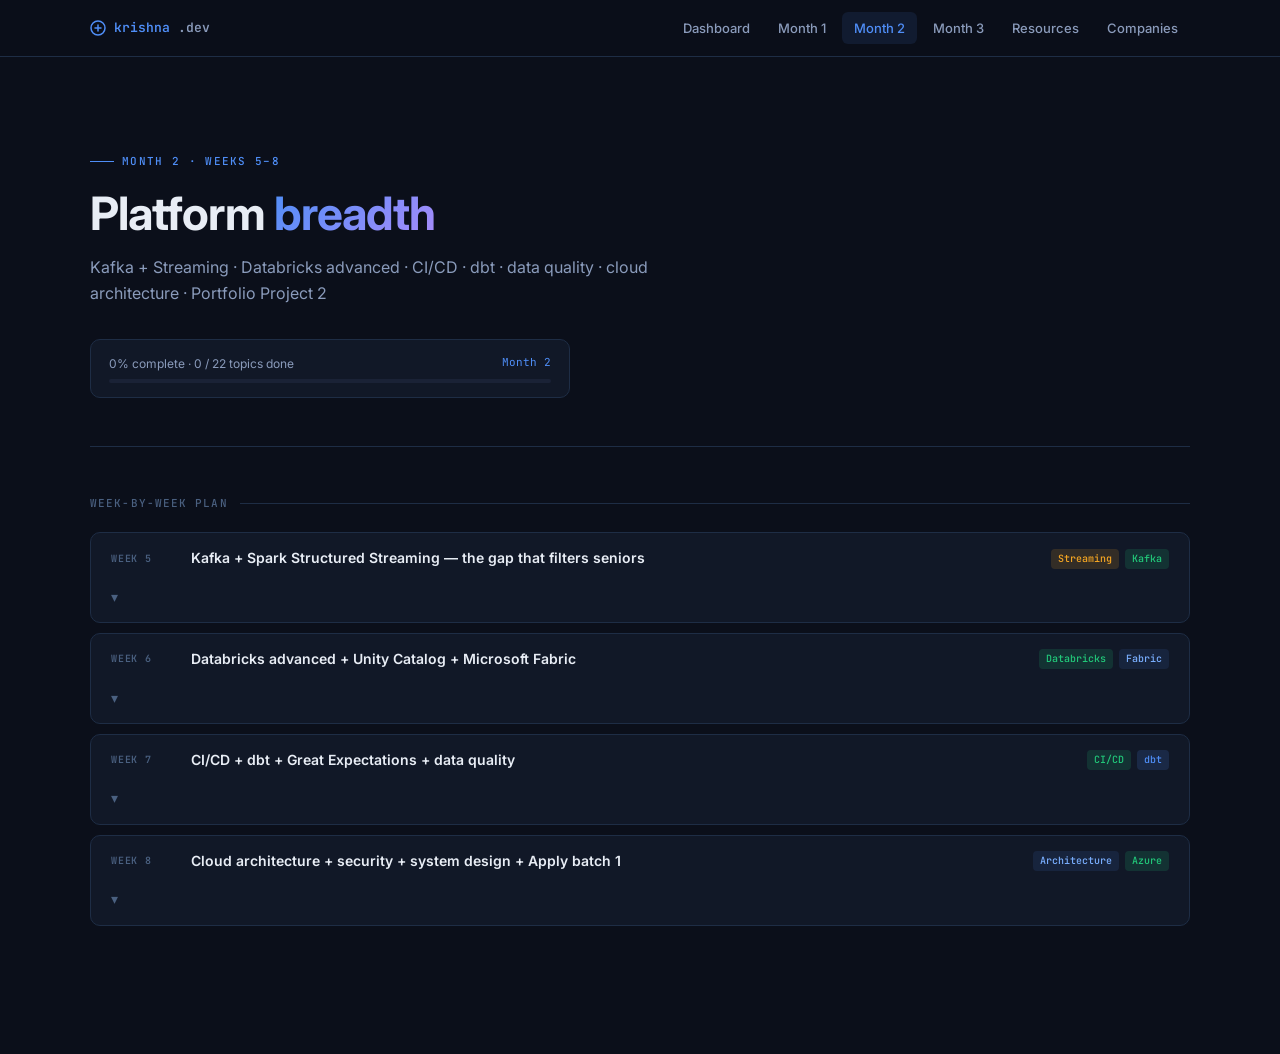
<file: pages/month2.html>
<!DOCTYPE html>
<html lang="en">
<head>
<meta charset="UTF-8"><meta name="viewport" content="width=device-width, initial-scale=1.0">
<title>Month 2 · Platform Breadth · Krishna DE Tracker</title>
<link rel="stylesheet" href="../css/style.css">
</head>
<body>
<nav><div class="nav-inner">
  <a href="../index.html" class="nav-logo"><svg width="16" height="16" viewBox="0 0 16 16" fill="none"><circle cx="8" cy="8" r="7" stroke="#4F8EF7" stroke-width="1.5"/><path d="M5 8h6M8 5v6" stroke="#4F8EF7" stroke-width="1.5" stroke-linecap="round"/></svg>krishna<span>.dev</span></a>
  <ul class="nav-links">
    <li><a href="../index.html">Dashboard</a></li><li><a href="month1.html">Month 1</a></li>
    <li><a href="month2.html">Month 2</a></li><li><a href="month3.html">Month 3</a></li>
    <li><a href="resources.html">Resources</a></li><li><a href="companies.html">Companies</a></li>
  </ul>
</div></nav>
<div class="container page-wrap">

  <div class="hero">
    <div class="hero-eyebrow" style="color:var(--accent)">Month 2 · Weeks 5–8</div>
    <h1>Platform <em>breadth</em></h1>
    <p class="hero-sub">Kafka + Streaming · Databricks advanced · CI/CD · dbt · data quality · cloud architecture · Portfolio Project 2</p>
    <div style="background:var(--bg2);border:1px solid var(--border);border-radius:var(--radius);padding:14px 18px;margin-top:20px;max-width:480px">
      <div style="display:flex;justify-content:space-between;margin-bottom:6px">
        <span style="font-size:12px;color:var(--text2)" id="page-progress-label">0% complete</span>
        <span style="font-family:var(--mono);font-size:11px;color:var(--accent)">Month 2</span>
      </div>
      <div style="height:4px;background:var(--bg3);border-radius:2px;overflow:hidden">
        <div id="page-progress-fill" style="height:100%;background:var(--accent);border-radius:2px;width:0%;transition:width .6s ease"></div>
      </div>
    </div>
  </div>

  <div class="section">
    <div class="section-title">Week-by-Week Plan</div>
    <div class="week-grid">

      <!-- WEEK 5 -->
      <div class="week-card">
        <div class="week-head">
          <span class="week-num">Week 5</span>
          <span class="week-title">Kafka + Spark Structured Streaming — the gap that filters seniors</span>
          <div class="week-tags"><span class="tag tag-str">Streaming</span><span class="tag tag-de">Kafka</span></div>
          <span class="week-chevron">▾</span>
        </div>
        <div class="week-body">
          <div class="day-schedule">
            <div class="day-cell"><div class="day-label">Monday</div><div class="day-title">Kafka fundamentals</div><div class="day-detail">Topics, partitions, offsets, consumer groups, retention, at-least-once vs exactly-once.</div></div>
            <div class="day-cell"><div class="day-label">Tuesday</div><div class="day-title">Kafka in Python</div><div class="day-detail">kafka-python library. Write producer + consumer. Connect to Confluent Cloud free tier.</div></div>
            <div class="day-cell"><div class="day-label">Wednesday</div><div class="day-title">Structured Streaming</div><div class="day-detail">readStream/writeStream, micro-batch vs continuous, checkpointing, Kafka → Spark.</div></div>
            <div class="day-cell"><div class="day-label">Thursday</div><div class="day-title">Watermark + windows</div><div class="day-detail">Watermarking for late data. Tumbling / sliding / session windows with real examples.</div></div>
            <div class="day-cell"><div class="day-label">Fri–Sat</div><div class="day-title">Build Project 2</div><div class="day-detail">Produce events → Kafka → Spark Streaming → window agg → Delta. Push to GitHub.</div></div>
          </div>
          <div class="topic-list">
            <div class="topic-item"><input type="checkbox" data-id="m2_w5_1"><label>Kafka: partition count determines parallelism. Consumer group = one offset per partition per group.</label></div>
            <div class="topic-item"><input type="checkbox" data-id="m2_w5_2"><label>At-least-once vs exactly-once — how to achieve exactly-once with idempotent producers + transactions</label></div>
            <div class="topic-item"><input type="checkbox" data-id="m2_w5_3"><label>Watermark: withWatermark("ts","10 minutes") — what happens to events arriving after the watermark</label></div>
            <div class="topic-item"><input type="checkbox" data-id="m2_w5_4"><label>Tumbling window: non-overlapping, fixed size. Sliding: overlapping. Session: gap-based.</label></div>
            <div class="topic-item"><input type="checkbox" data-id="m2_w5_5"><label>Checkpointing in structured streaming — what it stores, where, what happens on restart</label></div>
            <div class="topic-item"><input type="checkbox" data-id="m2_w5_6"><label>Portfolio Project 2 built and pushed to GitHub</label></div>
          </div>
          <div class="resource-list">
            <a class="resource-item" href="https://training.confluent.io/learningpath/apache-kafka-fundamentals-accreditation" target="_blank">
              <span class="res-icon">🎓</span>
              <div class="res-body">
                <div class="res-name">Confluent — Kafka Fundamentals Accreditation <span class="badge-cost cost-free">FREE</span></div>
                <div class="res-desc">4-hour free course with interactive labs. The best Kafka intro that exists. Complete Monday before any code. Covers partitions, consumer groups, exactly-once semantics.</div>
                <div class="res-url">training.confluent.io</div>
              </div>
            </a>
            <a class="resource-item" href="https://confluent.io" target="_blank">
              <span class="res-icon">☁️</span>
              <div class="res-body">
                <div class="res-name">Confluent Cloud — Free Tier (managed Kafka) <span class="badge-cost cost-ft">FREE TIER</span></div>
                <div class="res-desc">Managed Kafka, no local setup. Free tier is sufficient for the streaming project. Use as broker, connect to Databricks Community Edition.</div>
                <div class="res-url">confluent.io → Get started free</div>
              </div>
            </a>
            <a class="resource-item" href="https://docs.databricks.com/structured-streaming/kafka.html" target="_blank">
              <span class="res-icon">📘</span>
              <div class="res-body">
                <div class="res-name">Databricks docs — Structured Streaming with Kafka <span class="badge-cost cost-free">FREE</span></div>
                <div class="res-desc">Official guide with complete Kafka → Delta Lake code. Run every block in Databricks Community Edition. Wed–Thu reading.</div>
                <div class="res-url">docs.databricks.com/structured-streaming/kafka.html</div>
              </div>
            </a>
          </div>
          <div class="exercise-box">
            <div class="ex-label">Portfolio Project 2</div>
            <div class="ex-q">Produce 10k synthetic transaction events to a Kafka topic (transaction_id, merchant_id, amount, timestamp). Consume with Spark Structured Streaming. Apply a 5-minute tumbling window aggregation. Handle late events with a 10-minute watermark. Write results to a Delta Lake table. Add consumer lag monitoring. Document architecture in README.</div>
            <div class="ex-hint">This project puts you ahead of 70% of batch-only Azure engineers. It's also what financial services GCCs (Visa, JPMorgan, Amex) are looking for specifically.</div>
          </div>
        </div>
      </div>

      <!-- WEEK 6 -->
      <div class="week-card">
        <div class="week-head">
          <span class="week-num">Week 6</span>
          <span class="week-title">Databricks advanced + Unity Catalog + Microsoft Fabric</span>
          <div class="week-tags"><span class="tag tag-de">Databricks</span><span class="tag tag-bld">Fabric</span></div>
          <span class="week-chevron">▾</span>
        </div>
        <div class="week-body">
          <div class="day-schedule">
            <div class="day-cell"><div class="day-label">Mon–Tue</div><div class="day-title">Unity Catalog</div><div class="day-detail">Metastore hierarchy, column-level security, row filters, audit logs, Delta Sharing.</div></div>
            <div class="day-cell"><div class="day-label">Wednesday</div><div class="day-title">Delta Live Tables</div><div class="day-detail">DLT vs notebooks, expectations for data quality, materialized views vs streaming tables.</div></div>
            <div class="day-cell"><div class="day-label">Thursday</div><div class="day-title">Microsoft Fabric</div><div class="day-detail">OneLake, Lakehouse vs Warehouse, Direct Lake mode, how it differs from Synapse.</div></div>
            <div class="day-cell"><div class="day-label">Friday</div><div class="day-title">Databricks CI/CD</div><div class="day-detail">Databricks Asset Bundles (DABs), YAML-based job deployment, environment promotion.</div></div>
            <div class="day-cell"><div class="day-label">Saturday</div><div class="day-title">Timed drill</div><div class="day-detail">5 PySpark + 5 SQL problems. 20 min each. No help.</div></div>
          </div>
          <div class="topic-list">
            <div class="topic-item"><input type="checkbox" data-id="m2_w6_1"><label>Unity Catalog hierarchy: metastore → catalog → schema → table. Column-level security + row filters.</label></div>
            <div class="topic-item"><input type="checkbox" data-id="m2_w6_2"><label>DLT expectations — how they enforce data quality, difference from Great Expectations</label></div>
            <div class="topic-item"><input type="checkbox" data-id="m2_w6_3"><label>Microsoft Fabric: OneLake = one copy of data. Direct Lake mode vs Import mode vs DirectQuery.</label></div>
            <div class="topic-item"><input type="checkbox" data-id="m2_w6_4"><label>Fabric Lakehouse vs Warehouse — when to choose each for different workloads</label></div>
            <div class="topic-item"><input type="checkbox" data-id="m2_w6_5"><label>Databricks Asset Bundles — deploy jobs via YAML, dev → staging → prod promotion</label></div>
          </div>
          <div class="resource-list">
            <a class="resource-item" href="https://academy.databricks.com" target="_blank">
              <span class="res-icon">🎓</span>
              <div class="res-body">
                <div class="res-name">Databricks Academy — Data Engineer Learning Path <span class="badge-cost cost-free">FREE</span></div>
                <div class="res-desc">Official free learning path. Covers Unity Catalog, DLT, and DABs with hands-on labs. ~10 hours. The most efficient way to cover this week's topics.</div>
                <div class="res-url">academy.databricks.com → "Data Engineer" path</div>
              </div>
            </a>
            <a class="resource-item" href="https://www.youtube.com/@KahanDataSolutions" target="_blank">
              <span class="res-icon">▶️</span>
              <div class="res-body">
                <div class="res-name">Kahan Data Solutions — YouTube <span class="badge-cost cost-free">FREE</span></div>
                <div class="res-desc">Best YouTube channel for Databricks + modern data stack. Watch Unity Catalog and DLT series. Practical, not theoretical.</div>
                <div class="res-url">YouTube: "Kahan Data Solutions"</div>
              </div>
            </a>
            <a class="resource-item" href="https://app.fabric.microsoft.com" target="_blank">
              <span class="res-icon">🔷</span>
              <div class="res-body">
                <div class="res-name">Microsoft Fabric — Free 60-day Trial <span class="badge-cost cost-free">FREE</span></div>
                <div class="res-desc">Sign up Thursday. Create a Lakehouse, load sample data, explore Direct Lake mode. Microsoft Learn "Fabric Analytics Engineer" path covers all concepts free.</div>
                <div class="res-url">app.fabric.microsoft.com</div>
              </div>
            </a>
          </div>
        </div>
      </div>

      <!-- WEEK 7 -->
      <div class="week-card">
        <div class="week-head">
          <span class="week-num">Week 7</span>
          <span class="week-title">CI/CD + dbt + Great Expectations + data quality</span>
          <div class="week-tags"><span class="tag tag-de">CI/CD</span><span class="tag tag-sql">dbt</span></div>
          <span class="week-chevron">▾</span>
        </div>
        <div class="week-body">
          <div class="day-schedule">
            <div class="day-cell"><div class="day-label">Monday</div><div class="day-title">GitHub Actions</div><div class="day-detail">Write workflow: on push → pytest → ruff lint → notify. Add to Project 1 repo.</div></div>
            <div class="day-cell"><div class="day-label">Tue–Wed</div><div class="day-title">dbt fundamentals</div><div class="day-detail">Models, sources, ref(), tests (not_null, unique, relationships), docs, the DAG.</div></div>
            <div class="day-cell"><div class="day-label">Thursday</div><div class="day-title">Great Expectations</div><div class="day-detail">Expectation suites, data docs, checkpoints. Add GE to Project 1 Silver layer.</div></div>
            <div class="day-cell"><div class="day-label">Friday</div><div class="day-title">Data contracts</div><div class="day-detail">Schema registries, producer-consumer contracts, observability, SLA alerting.</div></div>
            <div class="day-cell"><div class="day-label">Saturday</div><div class="day-title">Upgrade Project 1</div><div class="day-detail">Add CI/CD + GE + dbt models to Project 1. Update GitHub README.</div></div>
          </div>
          <div class="topic-list">
            <div class="topic-item"><input type="checkbox" data-id="m2_w7_1"><label>GitHub Actions workflow: on push → run pytest → pass/fail. Add to Project 1 repo.</label></div>
            <div class="topic-item"><input type="checkbox" data-id="m2_w7_2"><label>dbt models, sources, ref(), not_null/unique/relationships tests, dbt docs generate</label></div>
            <div class="topic-item"><input type="checkbox" data-id="m2_w7_3"><label>Great Expectations: expectation suite on Silver Delta table, checkpoint run, data docs HTML</label></div>
            <div class="topic-item"><input type="checkbox" data-id="m2_w7_4"><label>Data contracts — what they solve, how schema registry enforces them between teams</label></div>
            <div class="topic-item"><input type="checkbox" data-id="m2_w7_5"><label>Pipeline observability — Azure Monitor metrics, Log Analytics queries, alert rules</label></div>
          </div>
          <div class="resource-list">
            <a class="resource-item" href="https://courses.getdbt.com" target="_blank">
              <span class="res-icon">🎓</span>
              <div class="res-body">
                <div class="res-name">dbt Learn — "dbt Fundamentals" <span class="badge-cost cost-free">FREE</span></div>
                <div class="res-desc">5-hour free official dbt course. Complete Tue–Wed. dbt is now required at most GCC senior DE roles. One course covers everything you need.</div>
                <div class="res-url">courses.getdbt.com → dbt Fundamentals</div>
              </div>
            </a>
            <a class="resource-item" href="https://docs.github.com/en/actions/quickstart" target="_blank">
              <span class="res-icon">⚙️</span>
              <div class="res-body">
                <div class="res-name">GitHub Actions — Official Quickstart <span class="badge-cost cost-free">FREE</span></div>
                <div class="res-desc">2-hour read + hands-on. Write your first workflow Monday, then extend it with dbt and GE steps.</div>
                <div class="res-url">docs.github.com/en/actions/quickstart</div>
              </div>
            </a>
            <a class="resource-item" href="https://docs.greatexpectations.io/docs/tutorials/quickstart" target="_blank">
              <span class="res-icon">✅</span>
              <div class="res-body">
                <div class="res-name">Great Expectations — Official Quickstart <span class="badge-cost cost-free">FREE</span></div>
                <div class="res-desc">3-hour build. Add a real data quality layer to Project 1 Silver layer. Gives you a CI/CD + data quality portfolio piece.</div>
                <div class="res-url">docs.greatexpectations.io/docs/tutorials/quickstart</div>
              </div>
            </a>
          </div>
        </div>
      </div>

      <!-- WEEK 8 -->
      <div class="week-card">
        <div class="week-head">
          <span class="week-num">Week 8</span>
          <span class="week-title">Cloud architecture + security + system design + Apply batch 1</span>
          <div class="week-tags"><span class="tag tag-bld">Architecture</span><span class="tag tag-de">Azure</span></div>
          <span class="week-chevron">▾</span>
        </div>
        <div class="week-body">
          <div class="day-schedule">
            <div class="day-cell"><div class="day-label">Monday</div><div class="day-title">Lambda vs Kappa</div><div class="day-detail">Batch+streaming vs streaming-only, how Delta simplifies Lambda, when Kappa is right.</div></div>
            <div class="day-cell"><div class="day-label">Tuesday</div><div class="day-title">Azure security</div><div class="day-detail">Managed Identity, Private Endpoints, Key Vault, ADLS Gen2 ACLs vs RBAC.</div></div>
            <div class="day-cell"><div class="day-label">Wednesday</div><div class="day-title">Distributed systems</div><div class="day-detail">CAP theorem, eventual consistency, idempotency, exactly-once. Read DDIA Ch 1 + 5.</div></div>
            <div class="day-cell"><div class="day-label">Thu–Fri</div><div class="day-title">Design drills</div><div class="day-detail">Design 3 full systems end-to-end. 10 min each. Draw. Explain out loud. Record yourself.</div></div>
            <div class="day-cell"><div class="day-label">Saturday</div><div class="day-title">Apply — Batch 1</div><div class="day-detail">Apply to JPMorgan, Amex, Walmart, Wells Fargo, Mastercard. Tailor each cover note.</div></div>
          </div>
          <div class="topic-list">
            <div class="topic-item"><input type="checkbox" data-id="m2_w8_1"><label>Lambda vs Kappa — explain trade-offs and which to recommend for a payments company</label></div>
            <div class="topic-item"><input type="checkbox" data-id="m2_w8_2"><label>Managed Identity vs Service Principal — when to use each, how to assign RBAC roles</label></div>
            <div class="topic-item"><input type="checkbox" data-id="m2_w8_3"><label>CAP theorem — consistency + availability + partition tolerance, can only guarantee 2 of 3</label></div>
            <div class="topic-item"><input type="checkbox" data-id="m2_w8_4"><label>Design: e-commerce analytics platform end-to-end in 10 minutes — draw + explain</label></div>
            <div class="topic-item"><input type="checkbox" data-id="m2_w8_5"><label>Design: on-prem Oracle DWH → Azure migration — phased plan, validation, cutover</label></div>
            <div class="topic-item"><input type="checkbox" data-id="m2_w8_6"><label>Applied to 5 GCC roles (JPMorgan, Amex, Walmart, Wells Fargo, Mastercard / Deloitte)</label></div>
          </div>
          <div class="resource-list">
            <a class="resource-item" href="https://www.youtube.com/@ByteByteGo" target="_blank">
              <span class="res-icon">▶️</span>
              <div class="res-body">
                <div class="res-name">ByteByteGo — System Design YouTube <span class="badge-cost cost-free">FREE</span></div>
                <div class="res-desc">Watch: "Design a Data Pipeline", "CAP Theorem", "Event-Driven Architecture". 5–10 min each. Perfect for building design vocabulary fast. Watch during commute all week.</div>
                <div class="res-url">YouTube: "ByteByteGo"</div>
              </div>
            </a>
            <a class="resource-item" href="https://www.youtube.com/@SeattleDataGuy" target="_blank">
              <span class="res-icon">▶️</span>
              <div class="res-body">
                <div class="res-name">Seattle Data Guy — Data Engineering Interview playlist <span class="badge-cost cost-free">FREE</span></div>
                <div class="res-desc">Ben Rogojan's DE architecture interview series. Covers exactly the system design questions asked at GCCs. Watch 3–4 videos this week.</div>
                <div class="res-url">YouTube: "Seattle Data Guy" → Interview playlist</div>
              </div>
            </a>
          </div>
        </div>
      </div>

    </div>
  </div>
</div>
<script src="../js/app.js"></script>
</body>
</html>
</file>
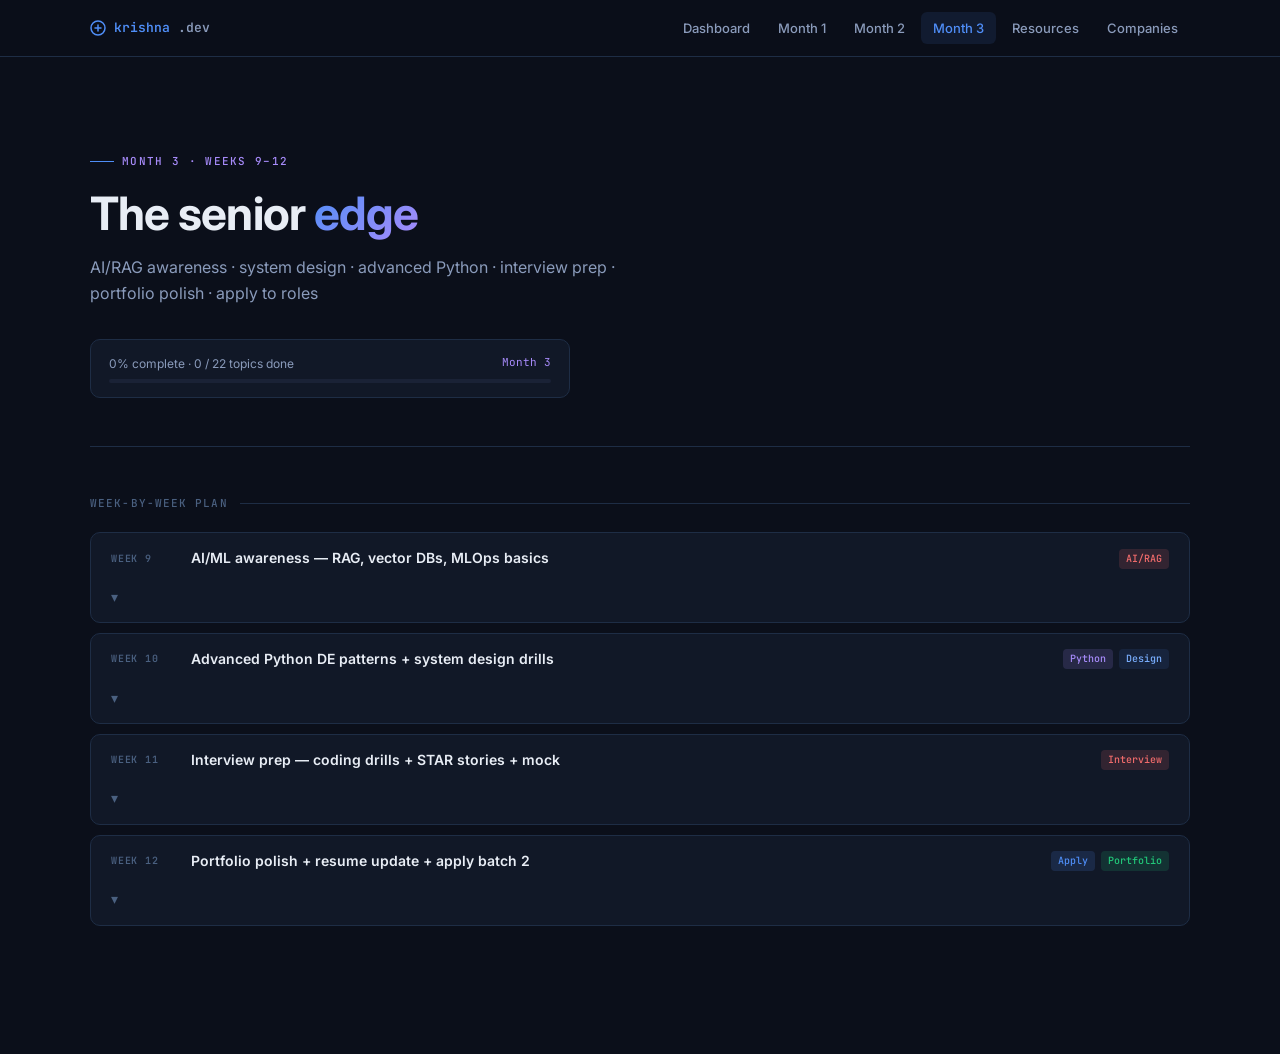
<file: pages/month3.html>
<!DOCTYPE html>
<html lang="en">
<head>
<meta charset="UTF-8"><meta name="viewport" content="width=device-width, initial-scale=1.0">
<title>Month 3 · Senior Edge · Krishna DE Tracker</title>
<link rel="stylesheet" href="../css/style.css">
</head>
<body>
<nav><div class="nav-inner">
  <a href="../index.html" class="nav-logo"><svg width="16" height="16" viewBox="0 0 16 16" fill="none"><circle cx="8" cy="8" r="7" stroke="#4F8EF7" stroke-width="1.5"/><path d="M5 8h6M8 5v6" stroke="#4F8EF7" stroke-width="1.5" stroke-linecap="round"/></svg>krishna<span>.dev</span></a>
  <ul class="nav-links">
    <li><a href="../index.html">Dashboard</a></li><li><a href="month1.html">Month 1</a></li>
    <li><a href="month2.html">Month 2</a></li><li><a href="month3.html">Month 3</a></li>
    <li><a href="resources.html">Resources</a></li><li><a href="companies.html">Companies</a></li>
  </ul>
</div></nav>
<div class="container page-wrap">

  <div class="hero">
    <div class="hero-eyebrow" style="color:var(--purple)">Month 3 · Weeks 9–12</div>
    <h1>The senior <em>edge</em></h1>
    <p class="hero-sub">AI/RAG awareness · system design · advanced Python · interview prep · portfolio polish · apply to roles</p>
    <div style="background:var(--bg2);border:1px solid var(--border);border-radius:var(--radius);padding:14px 18px;margin-top:20px;max-width:480px">
      <div style="display:flex;justify-content:space-between;margin-bottom:6px">
        <span style="font-size:12px;color:var(--text2)" id="page-progress-label">0% complete</span>
        <span style="font-family:var(--mono);font-size:11px;color:var(--purple)">Month 3</span>
      </div>
      <div style="height:4px;background:var(--bg3);border-radius:2px;overflow:hidden">
        <div id="page-progress-fill" style="height:100%;background:var(--purple);border-radius:2px;width:0%;transition:width .6s ease"></div>
      </div>
    </div>
  </div>

  <div class="section">
    <div class="section-title">Week-by-Week Plan</div>
    <div class="week-grid">

      <!-- WEEK 9 -->
      <div class="week-card">
        <div class="week-head">
          <span class="week-num">Week 9</span>
          <span class="week-title">AI/ML awareness — RAG, vector DBs, MLOps basics</span>
          <div class="week-tags"><span class="tag tag-ai">AI/RAG</span></div>
          <span class="week-chevron">▾</span>
        </div>
        <div class="week-body">
          <div class="good-box"><strong>Framing:</strong> You don't need to be a data scientist. Senior DE interviews now include one AI question — usually RAG, vector DBs, or MLOps data pipelines. One week gives you genuine conversational fluency, which is all that's needed.</div>
          <div class="day-schedule">
            <div class="day-cell"><div class="day-label">Monday</div><div class="day-title">LLM engineer view</div><div class="day-detail">Tokens, embeddings, context window, temperature, hallucination. Engineer's view.</div></div>
            <div class="day-cell"><div class="day-label">Tuesday</div><div class="day-title">RAG architecture</div><div class="day-detail">Chunking, embedding, vector store, retrieval + generation flow.</div></div>
            <div class="day-cell"><div class="day-label">Wednesday</div><div class="day-title">Azure OpenAI</div><div class="day-detail">Deployments, embedding API, chat completions, content filtering, AI Foundry.</div></div>
            <div class="day-cell"><div class="day-label">Thursday</div><div class="day-title">MLOps for DEs</div><div class="day-detail">Feature stores, dataset versioning, model registry, drift detection.</div></div>
            <div class="day-cell"><div class="day-label">Fri–Sat</div><div class="day-title">Build Project 3</div><div class="day-detail">RAG pipeline: PDFs → chunk → embed → FAISS → Streamlit UI. Push to GitHub.</div></div>
          </div>
          <div class="topic-list">
            <div class="topic-item"><input type="checkbox" data-id="m3_w9_1"><label>RAG vs fine-tuning: when to use each, why RAG is preferred for document Q&A (cheaper, updatable)</label></div>
            <div class="topic-item"><input type="checkbox" data-id="m3_w9_2"><label>Vector DB: stores embedding vectors, cosine similarity search. Options: FAISS, Pinecone, Azure AI Search.</label></div>
            <div class="topic-item"><input type="checkbox" data-id="m3_w9_3"><label>Chain-of-thought: step-by-step reasoning in LLM prompts. Know the name and what it does.</label></div>
            <div class="topic-item"><input type="checkbox" data-id="m3_w9_4"><label>MLOps: data drift vs concept drift. What a feature store solves. MLflow tracking basics.</label></div>
            <div class="topic-item"><input type="checkbox" data-id="m3_w9_5"><label>Frame your Amazon ML Data Associate role as "built data quality pipelines for ML systems"</label></div>
            <div class="topic-item"><input type="checkbox" data-id="m3_w9_6"><label>Portfolio Project 3 (RAG pipeline) built and pushed to GitHub</label></div>
          </div>
          <div class="resource-list">
            <a class="resource-item" href="https://python.langchain.com/docs/tutorials/rag/" target="_blank">
              <span class="res-icon">🔗</span>
              <div class="res-body">
                <div class="res-name">LangChain Docs — RAG Quickstart <span class="badge-cost cost-free">FREE</span></div>
                <div class="res-desc">Official RAG tutorial. Build Project 3 following this. Use FAISS (local, free) as vector store. 2-hour build that gives you a real AI portfolio piece.</div>
                <div class="res-url">python.langchain.com/docs/tutorials/rag</div>
              </div>
            </a>
            <a class="resource-item" href="https://learn.microsoft.com/en-us/training/paths/develop-ai-solutions-azure-openai/" target="_blank">
              <span class="res-icon">🔷</span>
              <div class="res-body">
                <div class="res-name">Microsoft Learn — Azure OpenAI fundamentals <span class="badge-cost cost-free">FREE</span></div>
                <div class="res-desc">Free learning path, 3 hours. Azure-specific framing that consulting interviewers expect. Do Wednesday. Aligns to the stack you already know.</div>
                <div class="res-url">learn.microsoft.com → Azure OpenAI</div>
              </div>
            </a>
            <a class="resource-item" href="https://github.com/microsoft/generative-ai-for-beginners" target="_blank">
              <span class="res-icon">📘</span>
              <div class="res-body">
                <div class="res-name">Microsoft — Generative AI for Beginners (GitHub) <span class="badge-cost cost-free">FREE</span></div>
                <div class="res-desc">21-lesson free course on GitHub. Covers embeddings, RAG, prompt engineering, vector search. Read the RAG and embeddings lessons Mon–Tue.</div>
                <div class="res-url">github.com/microsoft/generative-ai-for-beginners</div>
              </div>
            </a>
          </div>
          <div class="exercise-box">
            <div class="ex-label">Portfolio Project 3 — RAG Pipeline</div>
            <div class="ex-q">Build a RAG system: ingest 10–20 PDF/text documents → chunk by semantic boundaries → generate embeddings → store in FAISS → build a Streamlit query interface with source citation. This is the data engineering pipeline that powers a RAG system — you're not training a model, you're building the data infrastructure.</div>
            <div class="ex-hint">This is your answer to every "have you worked with AI?" question. Closes the exact gap that cost you the Microsoft interview.</div>
          </div>
        </div>
      </div>

      <!-- WEEK 10 -->
      <div class="week-card">
        <div class="week-head">
          <span class="week-num">Week 10</span>
          <span class="week-title">Advanced Python DE patterns + system design drills</span>
          <div class="week-tags"><span class="tag tag-py">Python</span><span class="tag tag-bld">Design</span></div>
          <span class="week-chevron">▾</span>
        </div>
        <div class="week-body">
          <div class="day-schedule">
            <div class="day-cell"><div class="day-label">Monday</div><div class="day-title">Error handling</div><div class="day-detail">Custom exceptions, try/except/finally, structured logging, circuit breaker pattern.</div></div>
            <div class="day-cell"><div class="day-label">Tuesday</div><div class="day-title">File + I/O patterns</div><div class="day-detail">Large file chunking, pathlib, JSON/CSV/Parquet I/O, tempfile, shutil.</div></div>
            <div class="day-cell"><div class="day-label">Wednesday</div><div class="day-title">Design: payments</div><div class="day-detail">Real-time fraud detection pipeline. Draw + explain: ingest → streaming → features → alerts.</div></div>
            <div class="day-cell"><div class="day-label">Thursday</div><div class="day-title">Design: migration</div><div class="day-detail">On-prem Oracle → Azure. Phased plan, validation, cutover, rollback.</div></div>
            <div class="day-cell"><div class="day-label">Friday</div><div class="day-title">Design: multi-tenant</div><div class="day-detail">Multi-client analytics platform: tenant isolation, RLS, shared vs dedicated compute.</div></div>
            <div class="day-cell"><div class="day-label">Saturday</div><div class="day-title">Timed coding</div><div class="day-detail">3 Python + 3 PySpark problems. 20 min each. Compare to clean solutions.</div></div>
          </div>
          <div class="topic-list">
            <div class="topic-item"><input type="checkbox" data-id="m3_w10_1"><label>Custom exceptions: PipelineError base + DataValidationError subclass. Structured logging setup.</label></div>
            <div class="topic-item"><input type="checkbox" data-id="m3_w10_2"><label>Large file: chunked CSV processing with pandas chunksize, or generator-based row streaming</label></div>
            <div class="topic-item"><input type="checkbox" data-id="m3_w10_3"><label>Design real-time fraud detection pipeline end-to-end in 10 min — draw + explain trade-offs</label></div>
            <div class="topic-item"><input type="checkbox" data-id="m3_w10_4"><label>Design Oracle → Azure migration — phased vs big bang, validation strategy, rollback plan</label></div>
            <div class="topic-item"><input type="checkbox" data-id="m3_w10_5"><label>Design multi-tenant platform — row-level security, tenant isolation, Unity Catalog</label></div>
          </div>
          <div class="resource-list">
            <a class="resource-item" href="https://realpython.com/python-logging/" target="_blank">
              <span class="res-icon">📄</span>
              <div class="res-body">
                <div class="res-name">Real Python — Logging + Error Handling <span class="badge-cost cost-free">FREE</span></div>
                <div class="res-desc">Read "Python Logging" and "Python Exceptions" articles Monday. Then code the patterns into your pipeline utility library.</div>
                <div class="res-url">realpython.com/python-logging/</div>
              </div>
            </a>
            <a class="resource-item" href="https://www.youtube.com/@ZachWilson-DataEngineer" target="_blank">
              <span class="res-icon">▶️</span>
              <div class="res-body">
                <div class="res-name">Zach Wilson — Data Engineering Fundamentals <span class="badge-cost cost-free">FREE</span></div>
                <div class="res-desc">Free bootcamp content sequences architecture topics exactly as senior DE interviews test them. Watch 3–4 videos this week alongside the design drills.</div>
                <div class="res-url">YouTube: "Zach Wilson data engineer"</div>
              </div>
            </a>
          </div>
        </div>
      </div>

      <!-- WEEK 11 -->
      <div class="week-card">
        <div class="week-head">
          <span class="week-num">Week 11</span>
          <span class="week-title">Interview prep — coding drills + STAR stories + mock</span>
          <div class="week-tags"><span class="tag tag-ai">Interview</span></div>
          <span class="week-chevron">▾</span>
        </div>
        <div class="week-body">
          <div class="day-schedule">
            <div class="day-cell"><div class="day-label">Monday</div><div class="day-title">SQL timed</div><div class="day-detail">10 StrataScratch hard problems. 20 min each. Review wrong answers immediately.</div></div>
            <div class="day-cell"><div class="day-label">Tuesday</div><div class="day-title">Python timed</div><div class="day-detail">5 HackerRank intermediate + 5 DE coding problems. No help.</div></div>
            <div class="day-cell"><div class="day-label">Wednesday</div><div class="day-title">PySpark timed</div><div class="day-detail">5 problems: dedup, window, explode, SCD2 MERGE, streaming. 20 min each.</div></div>
            <div class="day-cell"><div class="day-label">Thursday</div><div class="day-title">STAR stories</div><div class="day-detail">Write + practise 3 stories: TCS, PwC, Amazon. Out loud, recorded.</div></div>
            <div class="day-cell"><div class="day-label">Friday</div><div class="day-title">Mock interview</div><div class="day-detail">Pramp.com — one full mock (SQL or DE track). Record and review.</div></div>
            <div class="day-cell"><div class="day-label">Saturday</div><div class="day-title">Gap review</div><div class="day-detail">List every topic you struggled. Revisit just those — not the whole plan.</div></div>
          </div>
          <div class="topic-list">
            <div class="topic-item"><input type="checkbox" data-id="m3_w11_1"><label>10 hard SQL problems solved under 20-min timer, no help — reviewed mistakes</label></div>
            <div class="topic-item"><input type="checkbox" data-id="m3_w11_2"><label>10 Python coding problems solved timed — the 5 GCC patterns fluent</label></div>
            <div class="topic-item"><input type="checkbox" data-id="m3_w11_3"><label>5 PySpark problems: dedup, window functions, explode, SCD2, streaming — all timed</label></div>
            <div class="topic-item"><input type="checkbox" data-id="m3_w11_4"><label>3 STAR stories written and rehearsed out loud: TCS (pipeline), PwC (stakeholder), Amazon (ML data quality)</label></div>
            <div class="topic-item"><input type="checkbox" data-id="m3_w11_5"><label>At least one full mock interview done on Pramp, recorded and reviewed</label></div>
            <div class="topic-item"><input type="checkbox" data-id="m3_w11_6"><label>Consulting framing — every answer ends with business impact, not just technical detail</label></div>
          </div>
          <div class="resource-list">
            <a class="resource-item" href="https://www.pramp.com" target="_blank">
              <span class="res-icon">🎙️</span>
              <div class="res-body">
                <div class="res-name">Pramp — Free Mock Interviews <span class="badge-cost cost-free">FREE</span></div>
                <div class="res-desc">Peer-to-peer mock interviews. Select "Data Engineering" or "SQL" track. One real mock is worth 10 hours of solo prep. Book for Friday.</div>
                <div class="res-url">pramp.com</div>
              </div>
            </a>
            <a class="resource-item" href="https://www.interviewquery.com/blog" target="_blank">
              <span class="res-icon">📝</span>
              <div class="res-body">
                <div class="res-name">Interview Query — Company-Specific Prep <span class="badge-cost cost-free">FREE</span></div>
                <div class="res-desc">Articles on exact questions asked at JPMorgan, Amex, Deloitte, Walmart. Read the company-specific article before each screen.</div>
                <div class="res-url">interviewquery.com/blog</div>
              </div>
            </a>
          </div>
        </div>
      </div>

      <!-- WEEK 12 -->
      <div class="week-card">
        <div class="week-head">
          <span class="week-num">Week 12</span>
          <span class="week-title">Portfolio polish + resume update + apply batch 2</span>
          <div class="week-tags"><span class="tag tag-sql">Apply</span><span class="tag tag-de">Portfolio</span></div>
          <span class="week-chevron">▾</span>
        </div>
        <div class="week-body">
          <div class="day-schedule">
            <div class="day-cell"><div class="day-label">Monday</div><div class="day-title">GitHub polish</div><div class="day-detail">All 3 projects: architecture diagrams, decisions documented, clean READMEs.</div></div>
            <div class="day-cell"><div class="day-label">Tuesday</div><div class="day-title">Resume update</div><div class="day-detail">Add Delta Lake, Kafka, streaming, CI/CD, dbt, RAG. Only what you can defend.</div></div>
            <div class="day-cell"><div class="day-label">Wednesday</div><div class="day-title">LinkedIn post</div><div class="day-detail">Write one post about something you built. Real problem solved. Gets recruiter attention.</div></div>
            <div class="day-cell"><div class="day-label">Thu–Fri</div><div class="day-title">Apply batch 2</div><div class="day-detail">Deloitte, Accenture, Microsoft (retry), Visa, Salesforce, ServiceNow.</div></div>
            <div class="day-cell"><div class="day-label">Saturday</div><div class="day-title">Self-assessment</div><div class="day-detail">Re-score skill matrix. Identify Month 4 focus. Set salary target.</div></div>
          </div>
          <div class="topic-list">
            <div class="topic-item"><input type="checkbox" data-id="m3_w12_1"><label>All 3 GitHub projects polished — architecture diagrams (draw.io), README with decisions + trade-offs</label></div>
            <div class="topic-item"><input type="checkbox" data-id="m3_w12_2"><label>Resume updated with new skills — only what you can defend in conversation</label></div>
            <div class="topic-item"><input type="checkbox" data-id="m3_w12_3"><label>One LinkedIn post written about something you built — finds recruiters for you</label></div>
            <div class="topic-item"><input type="checkbox" data-id="m3_w12_4"><label>Applied to batch 2: Deloitte, Accenture, Microsoft (retry), Visa, Salesforce, ServiceNow</label></div>
            <div class="topic-item"><input type="checkbox" data-id="m3_w12_5"><label>Each application tailored — GCC: pipeline depth. Consulting: stakeholder framing. Product: scale.</label></div>
          </div>
          <div class="resource-list">
            <a class="resource-item" href="https://app.diagrams.net" target="_blank">
              <span class="res-icon">🎨</span>
              <div class="res-body">
                <div class="res-name">draw.io — Architecture Diagrams <span class="badge-cost cost-free">FREE</span></div>
                <div class="res-desc">Browser-based, no account. Draw pipeline architecture for each project README. Export as PNG. Makes repos look senior-level immediately.</div>
                <div class="res-url">app.diagrams.net</div>
              </div>
            </a>
            <a class="resource-item" href="https://www.naukri.com" target="_blank">
              <span class="res-icon">💼</span>
              <div class="res-body">
                <div class="res-name">Naukri + LinkedIn — Job Alerts <span class="badge-cost cost-free">FREE</span></div>
                <div class="res-desc">Set Naukri alert: "Senior Data Engineer" + Hyderabad + MNC. LinkedIn "Open to Work" (recruiter-only). Apply within 48 hours of each posting.</div>
                <div class="res-url">naukri.com · linkedin.com/jobs</div>
              </div>
            </a>
          </div>
        </div>
      </div>

    </div>
  </div>
</div>
<script src="../js/app.js"></script>
</body>
</html>
</file>
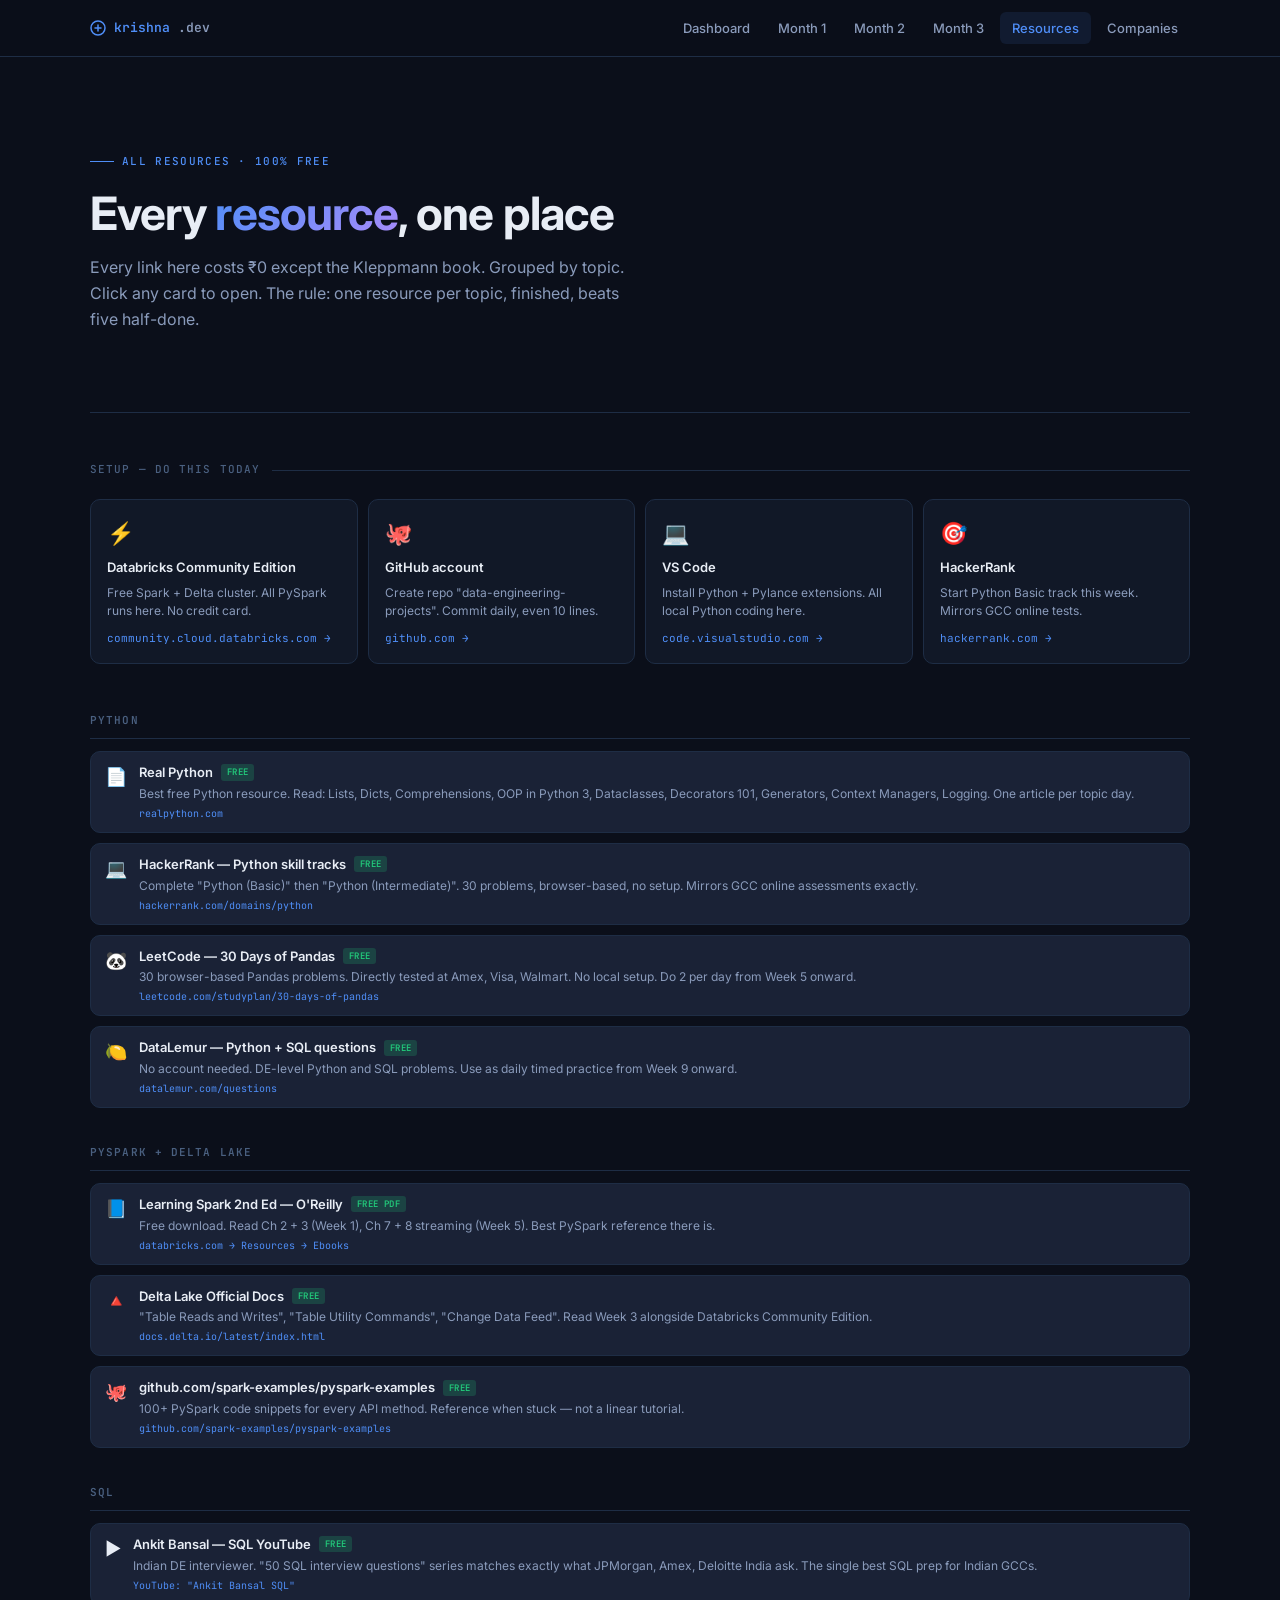
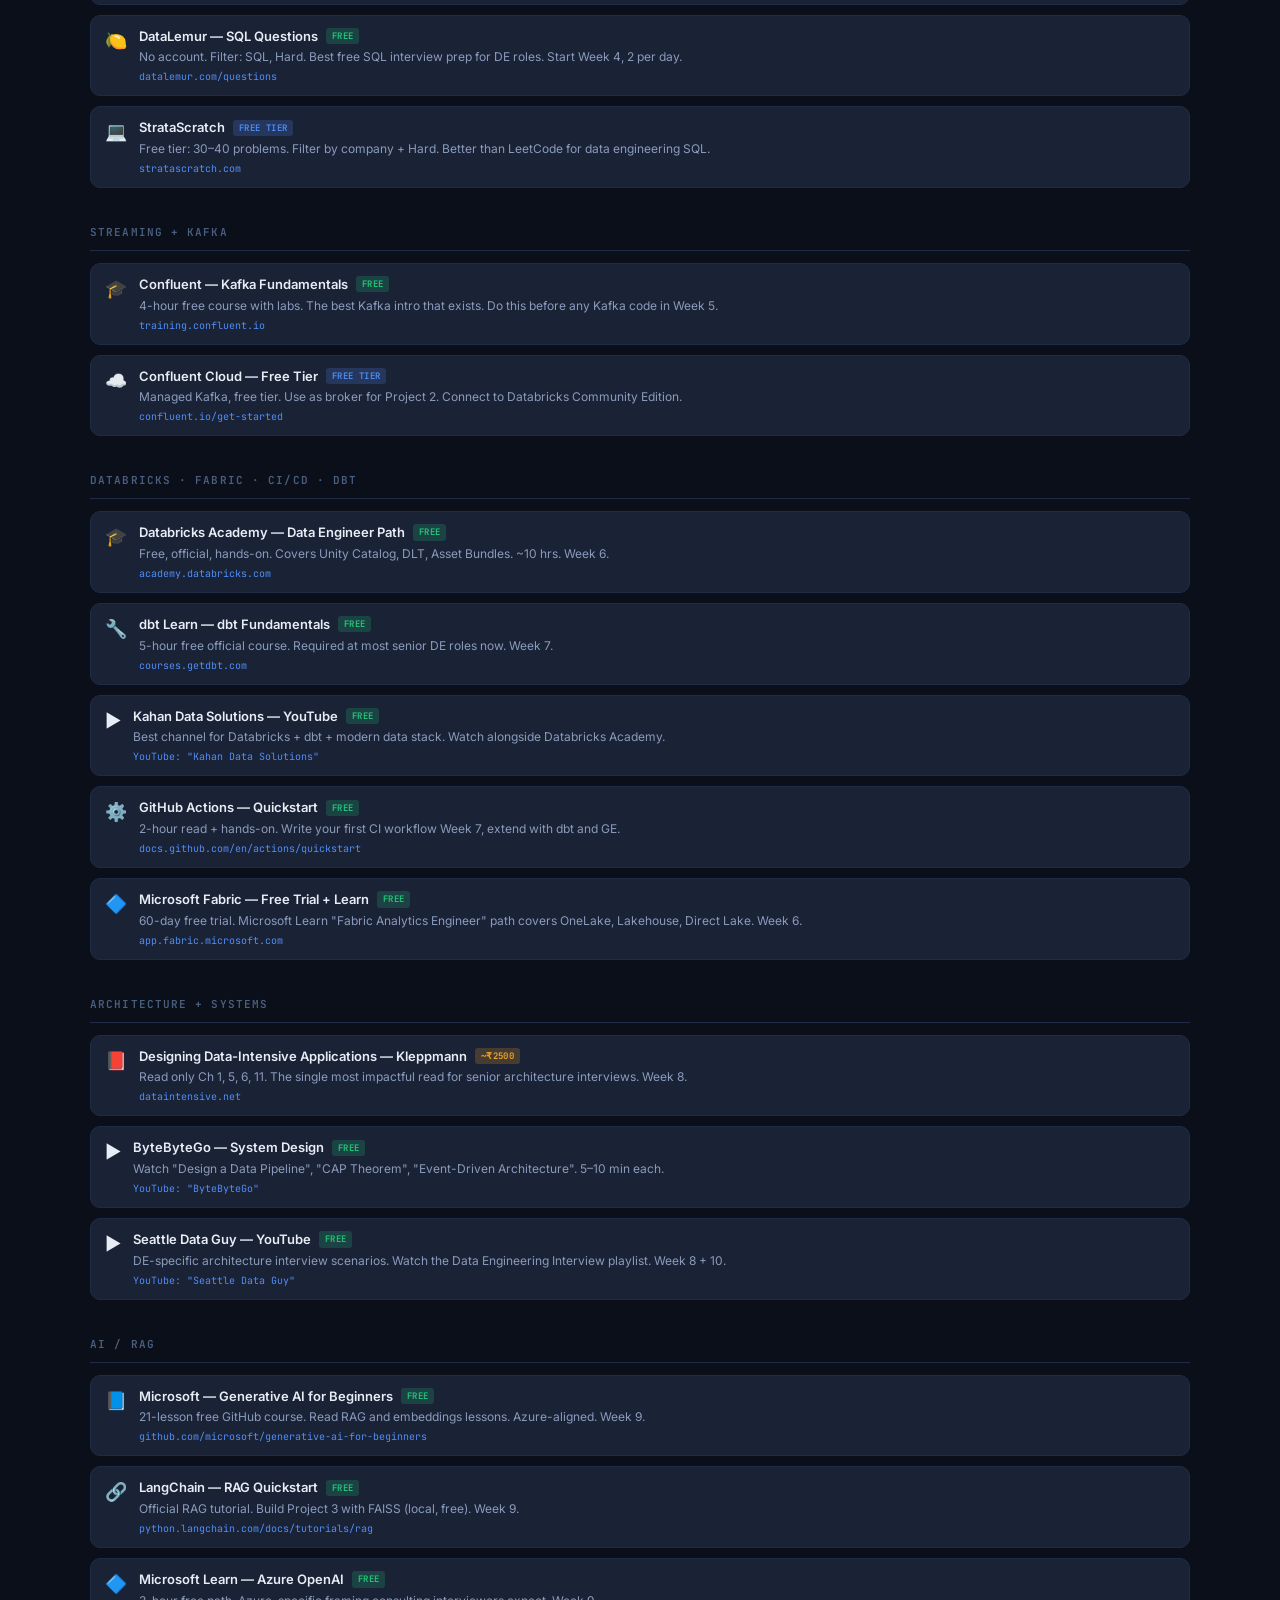
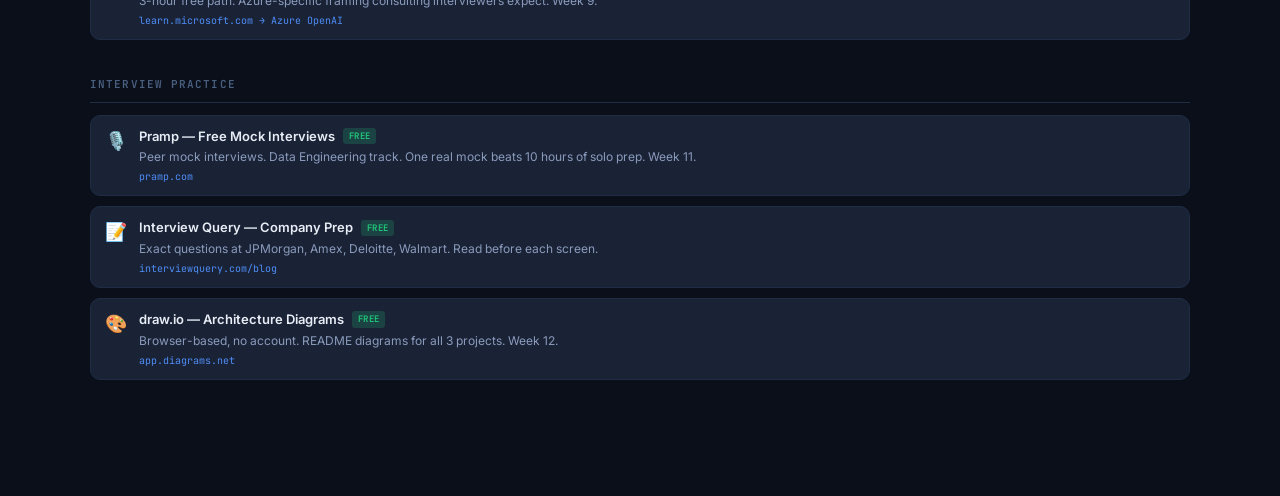
<file: pages/resources.html>
<!DOCTYPE html>
<html lang="en">
<head>
<meta charset="UTF-8"><meta name="viewport" content="width=device-width, initial-scale=1.0">
<title>Resources · Krishna DE Tracker</title>
<link rel="stylesheet" href="../css/style.css">
</head>
<body>
<nav><div class="nav-inner">
  <a href="../index.html" class="nav-logo"><svg width="16" height="16" viewBox="0 0 16 16" fill="none"><circle cx="8" cy="8" r="7" stroke="#4F8EF7" stroke-width="1.5"/><path d="M5 8h6M8 5v6" stroke="#4F8EF7" stroke-width="1.5" stroke-linecap="round"/></svg>krishna<span>.dev</span></a>
  <ul class="nav-links">
    <li><a href="../index.html">Dashboard</a></li><li><a href="month1.html">Month 1</a></li>
    <li><a href="month2.html">Month 2</a></li><li><a href="month3.html">Month 3</a></li>
    <li><a href="resources.html">Resources</a></li><li><a href="companies.html">Companies</a></li>
  </ul>
</div></nav>
<div class="container page-wrap">

  <div class="hero">
    <div class="hero-eyebrow">All Resources · 100% Free</div>
    <h1>Every <em>resource</em>, one place</h1>
    <p class="hero-sub">Every link here costs ₹0 except the Kleppmann book. Grouped by topic. Click any card to open. The rule: one resource per topic, finished, beats five half-done.</p>
  </div>

  <!-- SETUP -->
  <div class="section">
    <div class="section-title">Setup — Do This Today</div>
    <div class="setup-grid">
      <a class="setup-card" href="https://community.cloud.databricks.com" target="_blank" style="text-decoration:none">
        <span class="setup-icon">⚡</span>
        <span class="setup-name">Databricks Community Edition</span>
        <span class="setup-desc">Free Spark + Delta cluster. All PySpark runs here. No credit card.</span>
        <span class="setup-link">community.cloud.databricks.com →</span>
      </a>
      <a class="setup-card" href="https://github.com" target="_blank" style="text-decoration:none">
        <span class="setup-icon">🐙</span>
        <span class="setup-name">GitHub account</span>
        <span class="setup-desc">Create repo "data-engineering-projects". Commit daily, even 10 lines.</span>
        <span class="setup-link">github.com →</span>
      </a>
      <a class="setup-card" href="https://code.visualstudio.com" target="_blank" style="text-decoration:none">
        <span class="setup-icon">💻</span>
        <span class="setup-name">VS Code</span>
        <span class="setup-desc">Install Python + Pylance extensions. All local Python coding here.</span>
        <span class="setup-link">code.visualstudio.com →</span>
      </a>
      <a class="setup-card" href="https://www.hackerrank.com" target="_blank" style="text-decoration:none">
        <span class="setup-icon">🎯</span>
        <span class="setup-name">HackerRank</span>
        <span class="setup-desc">Start Python Basic track this week. Mirrors GCC online tests.</span>
        <span class="setup-link">hackerrank.com →</span>
      </a>
    </div>
  </div>

  <!-- PYTHON -->
  <div class="res-section">
    <div class="res-section-title">Python</div>
    <div class="resource-list" style="border:none;padding:0">
      <a class="resource-item" href="https://realpython.com" target="_blank">
        <span class="res-icon">📄</span>
        <div class="res-body">
          <div class="res-name">Real Python <span class="badge-cost cost-free">FREE</span></div>
          <div class="res-desc">Best free Python resource. Read: Lists, Dicts, Comprehensions, OOP in Python 3, Dataclasses, Decorators 101, Generators, Context Managers, Logging. One article per topic day.</div>
          <div class="res-url">realpython.com</div>
        </div>
      </a>
      <a class="resource-item" href="https://www.hackerrank.com/domains/python" target="_blank">
        <span class="res-icon">💻</span>
        <div class="res-body">
          <div class="res-name">HackerRank — Python skill tracks <span class="badge-cost cost-free">FREE</span></div>
          <div class="res-desc">Complete "Python (Basic)" then "Python (Intermediate)". 30 problems, browser-based, no setup. Mirrors GCC online assessments exactly.</div>
          <div class="res-url">hackerrank.com/domains/python</div>
        </div>
      </a>
      <a class="resource-item" href="https://leetcode.com/studyplan/30-days-of-pandas/" target="_blank">
        <span class="res-icon">🐼</span>
        <div class="res-body">
          <div class="res-name">LeetCode — 30 Days of Pandas <span class="badge-cost cost-free">FREE</span></div>
          <div class="res-desc">30 browser-based Pandas problems. Directly tested at Amex, Visa, Walmart. No local setup. Do 2 per day from Week 5 onward.</div>
          <div class="res-url">leetcode.com/studyplan/30-days-of-pandas</div>
        </div>
      </a>
      <a class="resource-item" href="https://datalemur.com/questions" target="_blank">
        <span class="res-icon">🍋</span>
        <div class="res-body">
          <div class="res-name">DataLemur — Python + SQL questions <span class="badge-cost cost-free">FREE</span></div>
          <div class="res-desc">No account needed. DE-level Python and SQL problems. Use as daily timed practice from Week 9 onward.</div>
          <div class="res-url">datalemur.com/questions</div>
        </div>
      </a>
    </div>
  </div>

  <!-- PYSPARK + DELTA -->
  <div class="res-section">
    <div class="res-section-title">PySpark + Delta Lake</div>
    <div class="resource-list" style="border:none;padding:0">
      <a class="resource-item" href="https://www.databricks.com/resources/ebook/learning-spark-lightning-fast-data-analytics" target="_blank">
        <span class="res-icon">📘</span>
        <div class="res-body">
          <div class="res-name">Learning Spark 2nd Ed — O'Reilly <span class="badge-cost cost-free">FREE PDF</span></div>
          <div class="res-desc">Free download. Read Ch 2 + 3 (Week 1), Ch 7 + 8 streaming (Week 5). Best PySpark reference there is.</div>
          <div class="res-url">databricks.com → Resources → Ebooks</div>
        </div>
      </a>
      <a class="resource-item" href="https://docs.delta.io/latest/index.html" target="_blank">
        <span class="res-icon">🔺</span>
        <div class="res-body">
          <div class="res-name">Delta Lake Official Docs <span class="badge-cost cost-free">FREE</span></div>
          <div class="res-desc">"Table Reads and Writes", "Table Utility Commands", "Change Data Feed". Read Week 3 alongside Databricks Community Edition.</div>
          <div class="res-url">docs.delta.io/latest/index.html</div>
        </div>
      </a>
      <a class="resource-item" href="https://github.com/spark-examples/pyspark-examples" target="_blank">
        <span class="res-icon">🐙</span>
        <div class="res-body">
          <div class="res-name">github.com/spark-examples/pyspark-examples <span class="badge-cost cost-free">FREE</span></div>
          <div class="res-desc">100+ PySpark code snippets for every API method. Reference when stuck — not a linear tutorial.</div>
          <div class="res-url">github.com/spark-examples/pyspark-examples</div>
        </div>
      </a>
    </div>
  </div>

  <!-- SQL -->
  <div class="res-section">
    <div class="res-section-title">SQL</div>
    <div class="resource-list" style="border:none;padding:0">
      <a class="resource-item" href="https://www.youtube.com/results?search_query=Ankit+Bansal+SQL" target="_blank">
        <span class="res-icon">▶️</span>
        <div class="res-body">
          <div class="res-name">Ankit Bansal — SQL YouTube <span class="badge-cost cost-free">FREE</span></div>
          <div class="res-desc">Indian DE interviewer. "50 SQL interview questions" series matches exactly what JPMorgan, Amex, Deloitte India ask. The single best SQL prep for Indian GCCs.</div>
          <div class="res-url">YouTube: "Ankit Bansal SQL"</div>
        </div>
      </a>
      <a class="resource-item" href="https://datalemur.com/questions" target="_blank">
        <span class="res-icon">🍋</span>
        <div class="res-body">
          <div class="res-name">DataLemur — SQL Questions <span class="badge-cost cost-free">FREE</span></div>
          <div class="res-desc">No account. Filter: SQL, Hard. Best free SQL interview prep for DE roles. Start Week 4, 2 per day.</div>
          <div class="res-url">datalemur.com/questions</div>
        </div>
      </a>
      <a class="resource-item" href="https://stratascratch.com" target="_blank">
        <span class="res-icon">💻</span>
        <div class="res-body">
          <div class="res-name">StrataScratch <span class="badge-cost cost-ft">FREE TIER</span></div>
          <div class="res-desc">Free tier: 30–40 problems. Filter by company + Hard. Better than LeetCode for data engineering SQL.</div>
          <div class="res-url">stratascratch.com</div>
        </div>
      </a>
    </div>
  </div>

  <!-- STREAMING -->
  <div class="res-section">
    <div class="res-section-title">Streaming + Kafka</div>
    <div class="resource-list" style="border:none;padding:0">
      <a class="resource-item" href="https://training.confluent.io" target="_blank">
        <span class="res-icon">🎓</span>
        <div class="res-body">
          <div class="res-name">Confluent — Kafka Fundamentals <span class="badge-cost cost-free">FREE</span></div>
          <div class="res-desc">4-hour free course with labs. The best Kafka intro that exists. Do this before any Kafka code in Week 5.</div>
          <div class="res-url">training.confluent.io</div>
        </div>
      </a>
      <a class="resource-item" href="https://www.confluent.io/get-started/" target="_blank">
        <span class="res-icon">☁️</span>
        <div class="res-body">
          <div class="res-name">Confluent Cloud — Free Tier <span class="badge-cost cost-ft">FREE TIER</span></div>
          <div class="res-desc">Managed Kafka, free tier. Use as broker for Project 2. Connect to Databricks Community Edition.</div>
          <div class="res-url">confluent.io/get-started</div>
        </div>
      </a>
    </div>
  </div>

  <!-- DATABRICKS / FABRIC / CICD / DBT -->
  <div class="res-section">
    <div class="res-section-title">Databricks · Fabric · CI/CD · dbt</div>
    <div class="resource-list" style="border:none;padding:0">
      <a class="resource-item" href="https://academy.databricks.com" target="_blank">
        <span class="res-icon">🎓</span>
        <div class="res-body">
          <div class="res-name">Databricks Academy — Data Engineer Path <span class="badge-cost cost-free">FREE</span></div>
          <div class="res-desc">Free, official, hands-on. Covers Unity Catalog, DLT, Asset Bundles. ~10 hrs. Week 6.</div>
          <div class="res-url">academy.databricks.com</div>
        </div>
      </a>
      <a class="resource-item" href="https://courses.getdbt.com" target="_blank">
        <span class="res-icon">🔧</span>
        <div class="res-body">
          <div class="res-name">dbt Learn — dbt Fundamentals <span class="badge-cost cost-free">FREE</span></div>
          <div class="res-desc">5-hour free official course. Required at most senior DE roles now. Week 7.</div>
          <div class="res-url">courses.getdbt.com</div>
        </div>
      </a>
      <a class="resource-item" href="https://www.youtube.com/@KahanDataSolutions" target="_blank">
        <span class="res-icon">▶️</span>
        <div class="res-body">
          <div class="res-name">Kahan Data Solutions — YouTube <span class="badge-cost cost-free">FREE</span></div>
          <div class="res-desc">Best channel for Databricks + dbt + modern data stack. Watch alongside Databricks Academy.</div>
          <div class="res-url">YouTube: "Kahan Data Solutions"</div>
        </div>
      </a>
      <a class="resource-item" href="https://docs.github.com/en/actions/quickstart" target="_blank">
        <span class="res-icon">⚙️</span>
        <div class="res-body">
          <div class="res-name">GitHub Actions — Quickstart <span class="badge-cost cost-free">FREE</span></div>
          <div class="res-desc">2-hour read + hands-on. Write your first CI workflow Week 7, extend with dbt and GE.</div>
          <div class="res-url">docs.github.com/en/actions/quickstart</div>
        </div>
      </a>
      <a class="resource-item" href="https://app.fabric.microsoft.com" target="_blank">
        <span class="res-icon">🔷</span>
        <div class="res-body">
          <div class="res-name">Microsoft Fabric — Free Trial + Learn <span class="badge-cost cost-free">FREE</span></div>
          <div class="res-desc">60-day free trial. Microsoft Learn "Fabric Analytics Engineer" path covers OneLake, Lakehouse, Direct Lake. Week 6.</div>
          <div class="res-url">app.fabric.microsoft.com</div>
        </div>
      </a>
    </div>
  </div>

  <!-- ARCHITECTURE -->
  <div class="res-section">
    <div class="res-section-title">Architecture + Systems</div>
    <div class="resource-list" style="border:none;padding:0">
      <a class="resource-item" href="https://dataintensive.net" target="_blank">
        <span class="res-icon">📕</span>
        <div class="res-body">
          <div class="res-name">Designing Data-Intensive Applications — Kleppmann <span class="badge-cost cost-paid">~₹2500</span></div>
          <div class="res-desc">Read only Ch 1, 5, 6, 11. The single most impactful read for senior architecture interviews. Week 8.</div>
          <div class="res-url">dataintensive.net</div>
        </div>
      </a>
      <a class="resource-item" href="https://www.youtube.com/@ByteByteGo" target="_blank">
        <span class="res-icon">▶️</span>
        <div class="res-body">
          <div class="res-name">ByteByteGo — System Design <span class="badge-cost cost-free">FREE</span></div>
          <div class="res-desc">Watch "Design a Data Pipeline", "CAP Theorem", "Event-Driven Architecture". 5–10 min each.</div>
          <div class="res-url">YouTube: "ByteByteGo"</div>
        </div>
      </a>
      <a class="resource-item" href="https://www.youtube.com/@SeattleDataGuy" target="_blank">
        <span class="res-icon">▶️</span>
        <div class="res-body">
          <div class="res-name">Seattle Data Guy — YouTube <span class="badge-cost cost-free">FREE</span></div>
          <div class="res-desc">DE-specific architecture interview scenarios. Watch the Data Engineering Interview playlist. Week 8 + 10.</div>
          <div class="res-url">YouTube: "Seattle Data Guy"</div>
        </div>
      </a>
    </div>
  </div>

  <!-- AI / RAG -->
  <div class="res-section">
    <div class="res-section-title">AI / RAG</div>
    <div class="resource-list" style="border:none;padding:0">
      <a class="resource-item" href="https://github.com/microsoft/generative-ai-for-beginners" target="_blank">
        <span class="res-icon">📘</span>
        <div class="res-body">
          <div class="res-name">Microsoft — Generative AI for Beginners <span class="badge-cost cost-free">FREE</span></div>
          <div class="res-desc">21-lesson free GitHub course. Read RAG and embeddings lessons. Azure-aligned. Week 9.</div>
          <div class="res-url">github.com/microsoft/generative-ai-for-beginners</div>
        </div>
      </a>
      <a class="resource-item" href="https://python.langchain.com/docs/tutorials/rag/" target="_blank">
        <span class="res-icon">🔗</span>
        <div class="res-body">
          <div class="res-name">LangChain — RAG Quickstart <span class="badge-cost cost-free">FREE</span></div>
          <div class="res-desc">Official RAG tutorial. Build Project 3 with FAISS (local, free). Week 9.</div>
          <div class="res-url">python.langchain.com/docs/tutorials/rag</div>
        </div>
      </a>
      <a class="resource-item" href="https://learn.microsoft.com/en-us/training/paths/develop-ai-solutions-azure-openai/" target="_blank">
        <span class="res-icon">🔷</span>
        <div class="res-body">
          <div class="res-name">Microsoft Learn — Azure OpenAI <span class="badge-cost cost-free">FREE</span></div>
          <div class="res-desc">3-hour free path. Azure-specific framing consulting interviewers expect. Week 9.</div>
          <div class="res-url">learn.microsoft.com → Azure OpenAI</div>
        </div>
      </a>
    </div>
  </div>

  <!-- INTERVIEW -->
  <div class="res-section">
    <div class="res-section-title">Interview Practice</div>
    <div class="resource-list" style="border:none;padding:0">
      <a class="resource-item" href="https://www.pramp.com" target="_blank">
        <span class="res-icon">🎙️</span>
        <div class="res-body">
          <div class="res-name">Pramp — Free Mock Interviews <span class="badge-cost cost-free">FREE</span></div>
          <div class="res-desc">Peer mock interviews. Data Engineering track. One real mock beats 10 hours of solo prep. Week 11.</div>
          <div class="res-url">pramp.com</div>
        </div>
      </a>
      <a class="resource-item" href="https://www.interviewquery.com/blog" target="_blank">
        <span class="res-icon">📝</span>
        <div class="res-body">
          <div class="res-name">Interview Query — Company Prep <span class="badge-cost cost-free">FREE</span></div>
          <div class="res-desc">Exact questions at JPMorgan, Amex, Deloitte, Walmart. Read before each screen.</div>
          <div class="res-url">interviewquery.com/blog</div>
        </div>
      </a>
      <a class="resource-item" href="https://app.diagrams.net" target="_blank">
        <span class="res-icon">🎨</span>
        <div class="res-body">
          <div class="res-name">draw.io — Architecture Diagrams <span class="badge-cost cost-free">FREE</span></div>
          <div class="res-desc">Browser-based, no account. README diagrams for all 3 projects. Week 12.</div>
          <div class="res-url">app.diagrams.net</div>
        </div>
      </a>
    </div>
  </div>

</div>
<script src="../js/app.js"></script>
</body>
</html>
</file>
<file: css/style.css>
@import url('https://fonts.googleapis.com/css2?family=JetBrains+Mono:wght@400;500;600&family=Inter:wght@300;400;500;600;700&display=swap');

:root {
  --bg:       #0B0F1A;
  --bg2:      #111827;
  --bg3:      #1A2236;
  --border:   #1E2D45;
  --border2:  #253550;
  --accent:   #4F8EF7;
  --accent2:  #7AAFFF;
  --green:    #22C97A;
  --amber:    #F5A623;
  --red:      #F26C6C;
  --purple:   #A78BFA;
  --text:     #E8EDF5;
  --text2:    #8A9BBB;
  --text3:    #4A6080;
  --mono:     'JetBrains Mono', monospace;
  --sans:     'Inter', sans-serif;
  --radius:   10px;
  --radius-lg:16px;
}

*, *::before, *::after { box-sizing: border-box; margin: 0; padding: 0; }
html { scroll-behavior: smooth; }
body {
  background: var(--bg);
  color: var(--text);
  font-family: var(--sans);
  font-size: 15px;
  line-height: 1.6;
  min-height: 100vh;
}

/* ── LAYOUT ── */
.container { max-width: 1100px; margin: 0 auto; padding: 0 24px; }
.page-wrap { padding: 40px 0 80px; }

/* ── NAV ── */
nav {
  position: sticky; top: 0; z-index: 100;
  background: rgba(11,15,26,0.92);
  backdrop-filter: blur(12px);
  border-bottom: 1px solid var(--border);
  padding: 0 24px;
}
.nav-inner {
  max-width: 1100px; margin: 0 auto;
  display: flex; align-items: center;
  justify-content: space-between;
  height: 56px; gap: 16px;
}
.nav-logo {
  font-family: var(--mono);
  font-size: 13px; font-weight: 600;
  color: var(--accent);
  text-decoration: none;
  display: flex; align-items: center; gap: 8px;
}
.nav-logo span { color: var(--text2); }
.nav-links {
  display: flex; gap: 4px;
  list-style: none;
  overflow-x: auto;
}
.nav-links a {
  display: block; padding: 6px 12px;
  font-size: 13px; font-weight: 500;
  color: var(--text2);
  text-decoration: none;
  border-radius: 6px;
  transition: all .15s;
  white-space: nowrap;
}
.nav-links a:hover { color: var(--text); background: var(--bg3); }
.nav-links a.active { color: var(--accent); background: rgba(79,142,247,.1); }

/* ── HERO ── */
.hero {
  padding: 56px 0 48px;
  border-bottom: 1px solid var(--border);
  margin-bottom: 48px;
}
.hero-eyebrow {
  font-family: var(--mono);
  font-size: 11px; font-weight: 500;
  color: var(--accent); letter-spacing: .12em;
  text-transform: uppercase; margin-bottom: 16px;
  display: flex; align-items: center; gap: 8px;
}
.hero-eyebrow::before {
  content: '';
  width: 24px; height: 1px;
  background: var(--accent);
}
.hero h1 {
  font-size: clamp(28px, 5vw, 46px);
  font-weight: 700; line-height: 1.15;
  letter-spacing: -.02em; margin-bottom: 16px;
}
.hero h1 em {
  font-style: normal;
  background: linear-gradient(135deg, var(--accent), var(--purple));
  -webkit-background-clip: text;
  -webkit-text-fill-color: transparent;
  background-clip: text;
}
.hero-sub {
  font-size: 16px; color: var(--text2);
  max-width: 560px; margin-bottom: 32px;
}
.hero-stats {
  display: flex; gap: 32px; flex-wrap: wrap;
}
.hero-stat { display: flex; flex-direction: column; gap: 4px; }
.hero-stat-num {
  font-family: var(--mono);
  font-size: 28px; font-weight: 600;
  color: var(--text); line-height: 1;
}
.hero-stat-num.green { color: var(--green); }
.hero-stat-num.amber { color: var(--amber); }
.hero-stat-num.accent { color: var(--accent); }
.hero-stat-label { font-size: 12px; color: var(--text3); }

/* ── SECTION TITLE ── */
.section-title {
  font-family: var(--mono);
  font-size: 11px; font-weight: 500;
  color: var(--text3); letter-spacing: .1em;
  text-transform: uppercase;
  margin-bottom: 20px;
  display: flex; align-items: center; gap: 12px;
}
.section-title::after {
  content: ''; flex: 1; height: 1px;
  background: var(--border);
}
.section { margin-bottom: 48px; }

/* ── PROGRESS CARDS (homepage phases) ── */
.phase-grid {
  display: grid;
  grid-template-columns: repeat(auto-fit, minmax(300px, 1fr));
  gap: 16px;
  margin-bottom: 48px;
}
.phase-card {
  background: var(--bg2);
  border: 1px solid var(--border);
  border-radius: var(--radius-lg);
  padding: 24px;
  position: relative;
  overflow: hidden;
  transition: border-color .2s, transform .2s;
}
.phase-card:hover { border-color: var(--border2); transform: translateY(-2px); }
.phase-card::before {
  content: '';
  position: absolute; top: 0; left: 0; right: 0;
  height: 3px;
}
.phase-card.m1::before { background: var(--green); }
.phase-card.m2::before { background: var(--accent); }
.phase-card.m3::before { background: var(--purple); }
.phase-label {
  font-family: var(--mono);
  font-size: 10px; font-weight: 600;
  letter-spacing: .1em; text-transform: uppercase;
  margin-bottom: 8px;
}
.phase-label.m1 { color: var(--green); }
.phase-label.m2 { color: var(--accent); }
.phase-label.m3 { color: var(--purple); }
.phase-title { font-size: 17px; font-weight: 600; margin-bottom: 6px; }
.phase-sub { font-size: 13px; color: var(--text2); margin-bottom: 20px; line-height: 1.5; }
.phase-progress-bar {
  height: 4px; background: var(--bg3);
  border-radius: 2px; overflow: hidden; margin-bottom: 8px;
}
.phase-progress-fill { height: 100%; border-radius: 2px; transition: width 1s ease; }
.m1 .phase-progress-fill { background: var(--green); }
.m2 .phase-progress-fill { background: var(--accent); }
.m3 .phase-progress-fill { background: var(--purple); }
.phase-progress-label {
  display: flex; justify-content: space-between;
  font-size: 11px; color: var(--text3); font-family: var(--mono);
}
.phase-link {
  display: inline-flex; align-items: center; gap: 6px;
  margin-top: 16px; font-size: 13px; font-weight: 500;
  color: var(--accent); text-decoration: none;
  transition: gap .15s;
}
.phase-link:hover { gap: 10px; }

/* ── SKILL BARS ── */
.skill-grid { display: flex; flex-direction: column; gap: 10px; }
.skill-row {
  display: grid;
  grid-template-columns: 160px 1fr 90px;
  align-items: center; gap: 16px;
}
.skill-name { font-size: 13px; font-weight: 500; }
.skill-track {
  height: 4px; background: var(--bg3);
  border-radius: 2px; overflow: hidden;
}
.skill-fill { height: 100%; border-radius: 2px; }
.skill-badge {
  font-family: var(--mono);
  font-size: 10px; font-weight: 500;
  padding: 2px 8px;
  border-radius: 4px; text-align: right;
}
.badge-green  { background: rgba(34,201,122,.15); color: var(--green); }
.badge-amber  { background: rgba(245,166,35,.15);  color: var(--amber); }
.badge-red    { background: rgba(242,108,108,.15); color: var(--red); }

/* ── WEEK CARDS ── */
.week-grid { display: flex; flex-direction: column; gap: 10px; }
.week-card {
  background: var(--bg2);
  border: 1px solid var(--border);
  border-radius: var(--radius);
  overflow: hidden;
}
.week-head {
  display: grid;
  grid-template-columns: 64px 1fr auto;
  align-items: center;
  gap: 16px; padding: 14px 20px;
  cursor: pointer;
  transition: background .15s;
}
.week-head:hover { background: var(--bg3); }
.week-num {
  font-family: var(--mono);
  font-size: 10px; font-weight: 600;
  color: var(--text3); letter-spacing: .08em;
  text-transform: uppercase;
}
.week-title { font-size: 14px; font-weight: 600; }
.week-tags { display: flex; gap: 6px; flex-wrap: wrap; }
.tag {
  font-family: var(--mono);
  font-size: 10px; font-weight: 500;
  padding: 2px 7px; border-radius: 4px;
}
.tag-py  { background: rgba(167,139,250,.15); color: var(--purple); }
.tag-de  { background: rgba(34,201,122,.15);  color: var(--green); }
.tag-sql { background: rgba(79,142,247,.15);  color: var(--accent); }
.tag-str { background: rgba(245,166,35,.15);  color: var(--amber); }
.tag-ai  { background: rgba(242,108,108,.15); color: var(--red); }
.tag-bld { background: rgba(79,142,247,.1);   color: var(--accent2); }
.week-body {
  display: none;
  border-top: 1px solid var(--border);
}
.week-body.open { display: block; }
.week-chevron {
  font-size: 14px; color: var(--text3);
  transition: transform .2s; flex-shrink: 0;
}
.week-chevron.open { transform: rotate(180deg); }

/* ── DAY SCHEDULE inside week ── */
.day-schedule {
  display: grid;
  grid-template-columns: repeat(auto-fit, minmax(140px, 1fr));
  gap: 0;
  border-bottom: 1px solid var(--border);
}
.day-cell {
  padding: 14px 16px;
  border-right: 1px solid var(--border);
}
.day-cell:last-child { border-right: none; }
.day-label {
  font-family: var(--mono); font-size: 9px;
  font-weight: 600; letter-spacing: .1em;
  color: var(--text3); text-transform: uppercase;
  margin-bottom: 5px;
}
.day-title { font-size: 12px; font-weight: 600; margin-bottom: 3px; }
.day-detail { font-size: 11px; color: var(--text2); line-height: 1.5; }

/* ── TOPIC LIST ── */
.topic-list {
  padding: 16px 20px;
  border-bottom: 1px solid var(--border);
  display: flex; flex-direction: column; gap: 8px;
}
.topic-item {
  display: flex; align-items: flex-start; gap: 10px;
  font-size: 13px; color: var(--text); line-height: 1.5;
}
.topic-item input[type=checkbox] {
  flex-shrink: 0; margin-top: 3px;
  accent-color: var(--accent);
  width: 14px; height: 14px; cursor: pointer;
}
.topic-item label { cursor: pointer; }
.topic-item.done label { color: var(--text3); text-decoration: line-through; }

/* ── RESOURCE LIST ── */
.resource-list {
  padding: 16px 20px;
  border-bottom: 1px solid var(--border);
  display: flex; flex-direction: column; gap: 10px;
}
.resource-item {
  display: flex; align-items: flex-start; gap: 12px;
  padding: 10px 14px;
  background: var(--bg3);
  border: 1px solid var(--border);
  border-radius: var(--radius);
  text-decoration: none;
  transition: border-color .15s, transform .1s;
}
.resource-item:hover { border-color: var(--accent); transform: translateX(3px); }
.res-icon { font-size: 18px; flex-shrink: 0; padding-top: 1px; }
.res-body {}
.res-name {
  font-size: 13px; font-weight: 600;
  color: var(--text); margin-bottom: 2px;
  display: flex; align-items: center; gap: 8px; flex-wrap: wrap;
}
.res-desc { font-size: 12px; color: var(--text2); line-height: 1.5; }
.res-url {
  font-family: var(--mono); font-size: 10px;
  color: var(--accent); margin-top: 3px;
}
.badge-cost {
  font-family: var(--mono); font-size: 9px;
  font-weight: 600; padding: 1px 6px;
  border-radius: 3px; letter-spacing: .04em;
}
.cost-free    { background: rgba(34,201,122,.2); color: var(--green); }
.cost-ft      { background: rgba(79,142,247,.2);  color: var(--accent); }
.cost-paid    { background: rgba(245,166,35,.2);  color: var(--amber); }

/* ── EXERCISE BOX ── */
.exercise-box {
  margin: 16px 20px;
  background: rgba(79,142,247,.06);
  border: 1px solid rgba(79,142,247,.2);
  border-radius: var(--radius);
  padding: 14px 16px;
}
.ex-label {
  font-family: var(--mono); font-size: 9px;
  font-weight: 600; color: var(--accent);
  letter-spacing: .1em; text-transform: uppercase;
  margin-bottom: 6px;
}
.ex-q { font-size: 13px; font-weight: 500; line-height: 1.6; margin-bottom: 4px; }
.ex-hint { font-size: 12px; color: var(--text2); line-height: 1.5; font-style: italic; }

/* ── COMPANY CARDS ── */
.company-grid {
  display: grid;
  grid-template-columns: repeat(auto-fit, minmax(300px, 1fr));
  gap: 12px;
}
.company-card {
  background: var(--bg2);
  border: 1px solid var(--border);
  border-radius: var(--radius);
  padding: 18px 20px;
  transition: border-color .2s;
}
.company-card:hover { border-color: var(--border2); }
.company-top {
  display: flex; align-items: flex-start;
  justify-content: space-between; gap: 8px;
  margin-bottom: 6px;
}
.company-name { font-size: 15px; font-weight: 600; }
.company-role { font-size: 12px; color: var(--text2); margin-bottom: 8px; }
.company-why { font-size: 13px; color: var(--text2); line-height: 1.6; margin-bottom: 10px; }
.company-stack { display: flex; flex-wrap: wrap; gap: 5px; }
.tech-tag {
  font-family: var(--mono); font-size: 10px;
  padding: 2px 7px; border-radius: 4px;
  background: var(--bg3);
  color: var(--text2);
  border: 1px solid var(--border);
}
.apply-badge {
  font-family: var(--mono); font-size: 9px;
  font-weight: 600; padding: 2px 7px;
  border-radius: 4px; flex-shrink: 0;
}
.apply-now  { background: rgba(34,201,122,.2); color: var(--green); }
.apply-w6   { background: rgba(79,142,247,.2);  color: var(--accent); }
.apply-w10  { background: rgba(167,139,250,.2); color: var(--purple); }

/* ── NOTE / GOOD BOXES ── */
.note-box, .good-box {
  border-radius: 0 var(--radius) var(--radius) 0;
  padding: 10px 14px;
  margin: 12px 20px;
  font-size: 13px; line-height: 1.6;
}
.note-box { border-left: 3px solid var(--amber); background: rgba(245,166,35,.06); color: var(--text2); }
.good-box { border-left: 3px solid var(--green); background: rgba(34,201,122,.06); color: var(--text2); }
.note-box strong, .good-box strong { color: var(--text); font-weight: 600; }

/* ── ALL RESOURCES PAGE ── */
.res-section { margin-bottom: 36px; }
.res-section-title {
  font-family: var(--mono); font-size: 11px;
  font-weight: 600; color: var(--text3);
  letter-spacing: .1em; text-transform: uppercase;
  margin-bottom: 12px; padding-bottom: 8px;
  border-bottom: 1px solid var(--border);
}

/* ── SETUP GRID ── */
.setup-grid {
  display: grid;
  grid-template-columns: repeat(auto-fit, minmax(220px, 1fr));
  gap: 10px; margin-bottom: 36px;
}
.setup-card {
  background: var(--bg2); border: 1px solid var(--border);
  border-radius: var(--radius); padding: 16px;
  display: flex; flex-direction: column; gap: 6px;
}
.setup-icon { font-size: 22px; }
.setup-name { font-size: 13px; font-weight: 600; }
.setup-desc { font-size: 12px; color: var(--text2); line-height: 1.5; }
.setup-link {
  font-family: var(--mono); font-size: 11px;
  color: var(--accent); text-decoration: none;
  margin-top: 4px;
}
.setup-link:hover { text-decoration: underline; }

/* ── DM TEMPLATE ── */
.dm-template {
  background: var(--bg2); border: 1px solid var(--border);
  border-radius: var(--radius); padding: 18px 20px;
  font-size: 13px; color: var(--text2);
  line-height: 1.8; font-style: italic;
  margin-top: 16px;
}

/* ── DAILY SCHEDULE TABLE ── */
.schedule-table { width: 100%; border-collapse: collapse; }
.schedule-table th, .schedule-table td {
  padding: 12px 16px;
  text-align: left; font-size: 13px;
  border-bottom: 1px solid var(--border);
}
.schedule-table th {
  font-family: var(--mono); font-size: 10px;
  font-weight: 600; color: var(--text3);
  letter-spacing: .08em; text-transform: uppercase;
  background: var(--bg2);
}
.schedule-table td:first-child {
  font-family: var(--mono); font-weight: 600;
  color: var(--accent); white-space: nowrap;
  width: 130px;
}
.schedule-table tr:hover td { background: var(--bg2); }

/* ── RESPONSIVE ── */
@media (max-width: 640px) {
  .skill-row { grid-template-columns: 1fr; gap: 4px; }
  .skill-badge { text-align: left; }
  .week-head { grid-template-columns: auto 1fr; }
  .week-tags { display: none; }
  .day-schedule { grid-template-columns: 1fr 1fr; }
  .hero-stats { gap: 20px; }
}

/* ── UTILS ── */
a { color: inherit; }
.mt-8 { margin-top: 8px; }
.mt-16 { margin-top: 16px; }
.mt-24 { margin-top: 24px; }
.mb-16 { margin-bottom: 16px; }
.text-sm { font-size: 13px; }
.text-muted { color: var(--text2); }
.mono { font-family: var(--mono); }
.fw6 { font-weight: 600; }

/* ── PROGRESS RING ── */
.ring-wrap { display: flex; align-items: center; gap: 16px; }
.ring-svg { flex-shrink: 0; }
.ring-bg  { fill: none; stroke: var(--bg3); stroke-width: 4; }
.ring-arc { fill: none; stroke-width: 4; stroke-linecap: round;
            transform: rotate(-90deg); transform-origin: 50% 50%;
            transition: stroke-dashoffset 1.2s ease; }

/* ── PRINT / REDUCE MOTION ── */
@media (prefers-reduced-motion: reduce) {
  *, *::before, *::after { transition: none !important; animation: none !important; }
}
</file>
